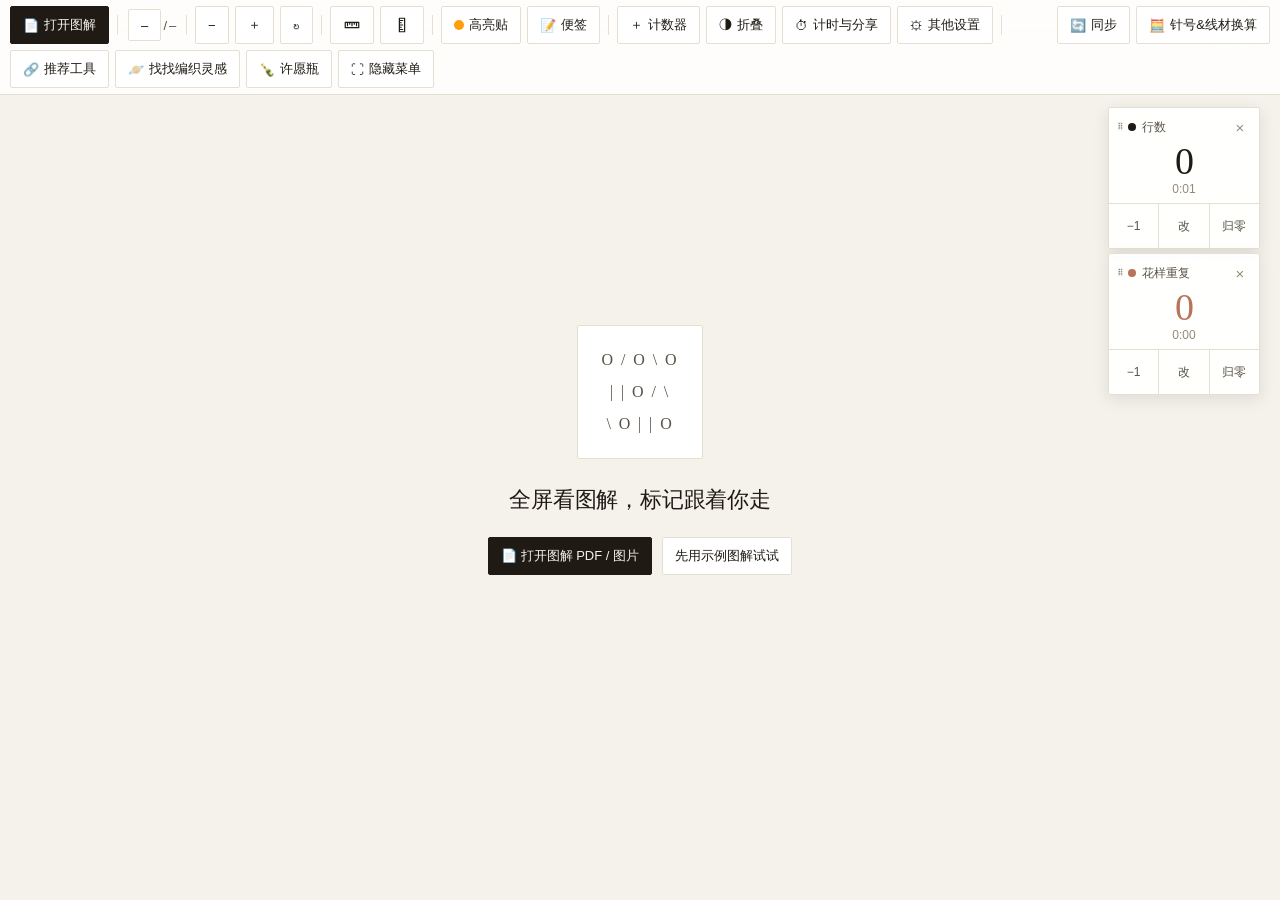
<file: index.html>
<!DOCTYPE html>
<html lang="zh-CN">
<head>
<meta charset="UTF-8">
<meta name="viewport" content="width=device-width, initial-scale=1.0, viewport-fit=cover">
<meta name="apple-mobile-web-app-capable" content="yes">
<meta name="apple-mobile-web-app-status-bar-style" content="default">
<meta name="apple-mobile-web-app-title" content="图解伴侣">
<title>图解伴侣</title>
<link rel="apple-touch-icon" href="icon-180.png">
<link rel="icon" type="image/png" sizes="32x32" href="favicon-32.png">
<style>
  :root{
    --bg:#F5F2EC;
    --surface:#FFFFFF;
    --surface-soft:#FAF8F3;
    --surface-deep:#EEEAE0;
    --ink:#1F1A14;
    --ink-2:#5A5347;
    --ink-3:#948A78;
    --line:#E5DFD2;
    --line-soft:#EFEBE0;
    --accent:#6B7A5E;
    --accent-deep:#4F5C44;
    --accent-soft:#E8EBE0;
    --warm:#B8745A;
    --warm-soft:#F0E4D8;
    --ruler-h-rgb:24,175,193;
    --ruler-v-rgb:155,128,180;
    --ruler-h-opacity:1;
    --ruler-v-opacity:1;
    --ruler-h-fill-alpha:.45;
    --ruler-h-edge-alpha:.8;
    --ruler-v-fill-alpha:.34;
    --ruler-v-edge-alpha:.75;
    --highlight-rgb:255,159,10;
    --highlight-fill-alpha:.30;
    --highlight-edge-alpha:.80;
    --panel:rgba(255,255,255,.85);
    --panel-strong:rgba(255,255,255,.94);
    --night-bg:#0F0D0A;
    --yarn-1:#1F1A14;  /* ink */
    --yarn-2:#B8745A;  /* clay */
    --yarn-3:#6B7A5E;  /* sage */
    --yarn-4:#C9A87A;  /* warm tan */
    --yarn-5:#948A78;  /* warm gray */
    --serif:"Songti SC","STSong","Source Han Serif SC","Noto Serif SC",serif;
    --sans:-apple-system,"PingFang SC","Hiragino Sans GB","Microsoft YaHei",sans-serif;
    --mono:"SF Mono",ui-monospace,Menlo,monospace;
  }
  *{box-sizing:border-box; margin:0; padding:0;}
  html,body{height:100%; overflow:hidden;}
  body{
    font-family:var(--sans);
    background:var(--bg); color:var(--ink);
    -webkit-text-size-adjust:100%;
    -webkit-touch-callout:none;      /* iPad 长按不弹系统菜单 */
    font-weight:400;
  }

  #viewer{
    position:fixed; inset:0; overflow:auto;
    display:flex; justify-content:safe center; align-items:flex-start;
    padding:8px;
    touch-action:pan-x pan-y;        /* 允许单指滚动，双指缩放交给我们自己处理 */
    -webkit-overflow-scrolling:touch;
  }
  #stage{position:relative; flex:none; background:var(--surface); box-shadow:0 2px 16px rgba(31,26,20,.10);}
  #stage canvas{display:block; user-select:none; -webkit-user-drag:none;}

  /* ── 顶部工具条 ── */
  #topbar{
    position:fixed; top:0; left:0; right:0; z-index:40;
    display:flex; align-items:center; gap:6px;
    padding:6px 10px; padding-top:calc(6px + env(safe-area-inset-top));
    background:var(--panel);
    -webkit-backdrop-filter:blur(30px) saturate(180%); backdrop-filter:blur(30px) saturate(180%);
    border-bottom:1px solid var(--line);
    transition:transform .25s ease; flex-wrap:wrap;
  }
  #topbar.hidden{transform:translateY(-110%);}
  .btn{
    border:1px solid var(--line); background:var(--surface); color:var(--ink);
    padding:0 12px; height:38px; border-radius:2px; font-size:13px; cursor:pointer;
    font-family:inherit; display:inline-flex; align-items:center; gap:5px;
    white-space:nowrap; touch-action:manipulation;   /* 关掉 iPad 双击缩放 */
    font-weight:400;
    transition:border-color .15s, background .15s;
  }
  .btn:hover{background:var(--surface-soft); border-color:var(--ink-3);}
  .btn:active{background:var(--surface-deep);}
  .btn:focus-visible{outline:1.5px solid var(--ink); outline-offset:1px;}
  .btn.primary{background:var(--ink); border-color:var(--ink); color:var(--bg);}
  .btn.primary:hover{background:#000;}
  .btn.on{background:var(--ink); border-color:var(--ink); color:var(--bg);}
  .btn.on:hover{background:#000;}
  #topbar #rateBtn.active{background:rgba(217,119,6,.12); border-color:#d97706; color:#b45309; font-weight:500;}
  #topbar #rateBtn.active:hover{background:rgba(217,119,6,.18); border-color:#b45309;}
  @media (prefers-color-scheme: dark){
    #topbar #rateBtn.active{background:rgba(245,158,11,.15); border-color:#f59e0b; color:#fbbf24;}
    #topbar #rateBtn.active:hover{background:rgba(245,158,11,.22); border-color:#fbbf24;}
  }
  .btn[hidden]{display:none;}          /* .btn 的 display 会盖过 [hidden]，这里补回来 */
  .sep{width:1px; height:20px; background:var(--line); margin:0 2px;}
  #pageInfo{font-size:13px; color:var(--ink-2); font-variant-numeric:tabular-nums; min-width:52px; text-align:center; font-weight:400;
    display:inline-flex; align-items:center; justify-content:center; gap:2px;}
  /* 页码输入：当前页可直接改，回车/失焦跳转；总页数继续以 " / N" 展示 */
  #pageInput{
    width:2.6em; height:32px; text-align:center; font-size:13px; font-family:inherit;
    color:var(--ink); background:var(--surface); border:1px solid var(--line); border-radius:2px;
    font-variant-numeric:tabular-nums; padding:0 2px; touch-action:manipulation;
  }
  #pageInput:focus{outline:1.5px solid var(--ink); border-color:var(--ink);}
  .ruler-icon{width:18px; height:18px; display:block; overflow:visible;}
  .ruler-icon path{fill:none; stroke:currentColor; stroke-width:1.6; stroke-linecap:round; stroke-linejoin:round;}
  .hl-dot{width:10px; height:10px; border-radius:50%; display:inline-block;}

  #peek{
    position:fixed; top:calc(10px + env(safe-area-inset-top)); left:10px; z-index:39;
    width:44px; height:44px; border-radius:50%;
    background:var(--panel); border:1px solid var(--line);
    -webkit-backdrop-filter:blur(30px) saturate(180%); backdrop-filter:blur(30px) saturate(180%);
    cursor:pointer; font-size:16px; display:none; align-items:center; justify-content:center;
    box-shadow:0 2px 10px rgba(31,26,20,.10); touch-action:manipulation;
    color:var(--ink);
  }
  body.focus #peek{display:flex;}

  /* ── 标尺：整条 44px 透明区都能拖（元素本体＝热区，命中稳），中间荧光色带是可见部分；宽度由 --ruler-size 控制 ── */
  .ruler{position:absolute; z-index:6; touch-action:none; cursor:grab;}
  .ruler:active{cursor:grabbing;}
  .ruler.h{left:-8px; right:-8px; height:44px; background:transparent;}
  .ruler.v{top:-8px; bottom:-8px; width:44px; background:transparent;}
  .ruler::before{content:""; position:absolute; pointer-events:none;}   /* 只是可见色带，命中交给元素本体 */
  .ruler.h::before{left:0; right:0; top:50%; transform:translateY(-50%); height:var(--ruler-size,15px);
    background:rgba(var(--ruler-h-rgb),var(--ruler-h-fill-alpha,.45)); border-top:1.5px solid rgba(var(--ruler-h-rgb),var(--ruler-h-edge-alpha,.8)); border-bottom:1.5px solid rgba(var(--ruler-h-rgb),var(--ruler-h-edge-alpha,.8)); opacity:var(--ruler-h-opacity,1);}
  .ruler.v::before{top:0; bottom:0; left:50%; transform:translateX(-50%); width:var(--ruler-size,15px);
    background:rgba(var(--ruler-v-rgb),var(--ruler-v-fill-alpha,.34)); border-left:1.5px solid rgba(var(--ruler-v-rgb),var(--ruler-v-edge-alpha,.75)); border-right:1.5px solid rgba(var(--ruler-v-rgb),var(--ruler-v-edge-alpha,.75)); opacity:var(--ruler-v-opacity,1);}
  .ruler.gone{display:none;}
  /* 标尺宽度调节手柄：放在色带边缘，拖动改宽度 */
  .ruler.h .ruler-rs{
    position:absolute; left:0; right:0; height:12px;
    top:calc(50% + var(--ruler-size,15px) / 2 - 5px);
    cursor:ns-resize; touch-action:none;
  }
  .ruler.v .ruler-rs{
    position:absolute; top:0; bottom:0; width:12px;
    left:calc(50% + var(--ruler-size,15px) / 2 - 5px);
    cursor:ew-resize; touch-action:none;
  }

  /* ── 高亮便签贴：改为「点选」而非 hover ── */
  #hlLayer{position:absolute; inset:0; z-index:4;}
  #hlLayer.drawing{cursor:crosshair; z-index:7; touch-action:none;}
  .hl{position:absolute; border-radius:2px; touch-action:none; cursor:grab;}
  .hl.sel{box-shadow:0 0 0 1.5px var(--ink);}
  #hlLayer.drawing .hl{pointer-events:none; cursor:crosshair;}
  #hlLayer.drawing .hl .x, #hlLayer.drawing .hl .rs{display:none;}
  .hl .x, .hl .rs{display:none; touch-action:manipulation;}
  .hl.sel .x, .hl.sel .rs{display:flex;}
  .hl .x{
    position:absolute; top:-15px; right:-15px; width:30px; height:30px;
    border-radius:50%; background:var(--surface); border:1px solid var(--line);
    font-size:15px; align-items:center; justify-content:center; cursor:pointer;
    color:var(--ink); box-shadow:0 1px 4px rgba(31,26,20,.10);
  }
  .hl .rs{
    position:absolute; right:-13px; bottom:-13px; width:26px; height:26px;
    border-radius:2px; background:var(--surface); border:1px solid var(--line);
    cursor:nwse-resize; align-items:center; justify-content:center;
    color:var(--ink); font-size:11px; box-shadow:0 1px 4px rgba(31,26,20,.10);
  }

  /* ── 跨页悬浮便签：独立于 PDF 页面和按页高亮层 ── */
  #noteLayer{position:fixed; inset:0; z-index:25; pointer-events:none;}
  .note-card{
    position:absolute; min-width:224px; min-height:140px;
    max-width:calc(100vw - 16px); max-height:calc(100vh - 16px);
    border:1px solid var(--warm); border-radius:4px; background:transparent;
    box-shadow:0 5px 22px rgba(31,26,20,.16); overflow:visible;
    pointer-events:auto; touch-action:auto; user-select:none;
  }
  .note-surface{
    position:absolute; inset:0; display:flex; flex-direction:column;
    background:rgba(255,248,220,.96); opacity:var(--note-opacity,.92);
    overflow:hidden; border-radius:4px; z-index:6;
  }
  .note-dragbar{
    position:relative; z-index:6;
    height:44px; flex:none; cursor:grab; touch-action:none;
    background:transparent;
  }
  .note-dragbar:active{cursor:grabbing;}
  .note-content{
    flex:1; min-height:0; overflow:auto; padding:10px 12px 10px;
    color:var(--ink); font-size:15px; line-height:1.65; word-break:break-word;
    -webkit-user-select:text; user-select:text; touch-action:auto; cursor:text;
    outline:none;
  }
  .note-card.editing .note-content{padding-top:10px; padding-bottom:10px;}
  .note-content b,.note-content strong{font-weight:700;}
  .note-content i,.note-content em{font-style:italic;}
  .note-content img{display:block; max-width:100%; height:auto; margin:6px 0; border-radius:2px;}
  /* X 删除按钮 — 右上角，编辑工具与它共用同一排 */
  .note-close{
    position:absolute; top:0; right:0; z-index:8;
    width:44px; height:44px;
    display:flex; align-items:center; justify-content:center;
    border:none; background:transparent; color:var(--warm);
    font-size:16px; line-height:1; cursor:pointer; touch-action:manipulation;
    padding:0; opacity:.78;
  }
  .note-close:active{opacity:1;}
  /* 透明度滑块 — 右下角小触控区 */
  .note-opacity-wrap{
    position:absolute; bottom:0; right:0; z-index:6;
    height:44px; display:flex; align-items:center; gap:2px; pointer-events:auto;
  }
  .note-opacity{width:72px; height:44px; -webkit-appearance:none; appearance:none; background:transparent; accent-color:var(--warm); touch-action:manipulation; opacity:.6;}
  .note-opacity:active{opacity:1;}
  /* 直接编辑工具：和右上角 X 同一排，只保留轻量橘色文字 */
  .note-edit-tools{
    position:absolute; top:0; right:44px; left:auto; z-index:8;
    max-width:calc(100% - 88px); height:44px;
    display:flex; align-items:center; justify-content:flex-end; gap:0;
    padding:0; overflow-x:auto; scrollbar-width:none; background:transparent;
    pointer-events:auto;
  }
  .note-edit-tools::-webkit-scrollbar{display:none;}
  .note-edit-tools button{
    flex:none; min-width:44px; height:44px; padding:0; border:0;
    border-radius:0; background:transparent; color:var(--warm);
    font-family:inherit; font-size:14px; line-height:1; cursor:pointer; touch-action:manipulation;
  }
  .note-edit-tools button + button{margin-left:-14px;}
  .note-edit-tools button:active{opacity:.62; background:transparent;}
  .note-edit-tools button:focus-visible,.note-close:focus-visible{outline:none;}
  .note-opacity::-webkit-slider-runnable-track{height:2px; background:rgba(184,116,90,.55); border-radius:2px;}
  .note-opacity::-webkit-slider-thumb{width:10px; height:10px; margin-top:-4px; border:1px solid var(--warm); border-radius:50%; background:var(--surface); -webkit-appearance:none;}
  .note-opacity::-moz-range-track{height:2px; background:rgba(184,116,90,.55); border-radius:2px;}
  .note-opacity::-moz-range-thumb{width:10px; height:10px; border:1px solid var(--warm); border-radius:50%; background:var(--surface);}
  .note-edge::before{content:""; position:absolute; pointer-events:none; background:rgba(184,116,90,.42);}
  .note-edge-n::before,.note-edge-s::before{left:22px; right:22px; height:1px;}
  .note-edge-n::before{top:43px;}
  .note-edge-s::before{top:0;}
  .note-edge-w::before,.note-edge-e::before{top:22px; bottom:22px; width:1px;}
  .note-edge-w::before{left:21px;}
  .note-edge-e::before{left:21px;}
  /* 四边调整大小手柄 — 透明热区覆盖 44px */
  .note-edge{
    position:absolute; z-index:5; touch-action:none; pointer-events:auto;
  }
  .note-edge-n{top:-44px; left:0; right:0; height:44px; cursor:ns-resize;}
  .note-edge-s{bottom:-44px; left:0; right:0; height:44px; cursor:ns-resize;}
  .note-edge-w{left:-22px; top:44px; bottom:0; width:44px; z-index:7; cursor:ew-resize;}
  .note-edge-e{right:-22px; top:44px; bottom:0; width:44px; z-index:7; cursor:ew-resize;}

  /* ── 漂浮计数器 ── */
  #floaters{position:fixed; inset:0; pointer-events:none; z-index:30;}
  .counter{
    position:absolute; pointer-events:auto; width:152px;
    background:var(--panel-strong);
    -webkit-backdrop-filter:blur(30px) saturate(180%); backdrop-filter:blur(30px) saturate(180%);
    border:1px solid var(--line); border-radius:2px;
    box-shadow:0 4px 16px rgba(31,26,20,.10);
    overflow:hidden; user-select:none;
    touch-action:none;               /* 整卡都能拖，不触发页面滚动 */
  }
  .counter.dragging{box-shadow:0 8px 26px rgba(31,26,20,.18); opacity:.96;}
  .counter .bar{display:flex; align-items:center; gap:4px; padding:6px 6px 0;}
  .counter .grip{color:var(--ink-3); font-size:12px; letter-spacing:-1px; cursor:grab; padding:0 2px;}
  .counter .dot{width:8px; height:8px; border-radius:50%; flex:none;}
  .counter .bar input{
    border:none; background:transparent; font-size:11.5px; color:var(--ink-2);
    width:100%; min-width:0; font-family:inherit; padding:3px 2px; border-radius:2px;
    font-weight:400;
  }
  .counter .bar input:focus{outline:1px solid var(--ink); background:var(--surface);}
  .counter .bar .x{
    border:none; background:none; color:var(--ink-3); cursor:pointer;
    font-size:15px; width:26px; height:26px; flex:none; border-radius:2px;
    touch-action:manipulation;
  }
  .counter .tap{
    width:100%; border:none; background:none; cursor:pointer; font-family:inherit;
    padding:2px 0 8px; line-height:1; touch-action:none;
    display:flex; flex-direction:column; align-items:center;
  }
  .counter .tap:active{background:var(--surface-deep);}
  .counter .num{font-family:var(--serif); font-size:38px; font-weight:300; font-variant-numeric:tabular-nums; letter-spacing:-0.02em;}
  .counter .time{font-size:12px; color:var(--ink-3); font-variant-numeric:tabular-nums; line-height:1; margin-top:3px;}
  .counter .mini{display:flex; border-top:1px solid var(--line);}
  .counter .mini button{
    flex:1; border:none; background:none; height:44px; cursor:pointer;
    font-size:12px; color:var(--ink-2); font-family:inherit; touch-action:manipulation;
    font-weight:400;
  }
  .counter .mini button + button{border-left:1px solid var(--line);}
  .counter .mini button:active{background:var(--surface-deep);}

  /* 折叠成圆圈：不显示名称，改用「边框颜色＝该计数器的颜色」来区分 */
  body.collapsed .counter{width:64px; height:64px; border-radius:50%; border:2px solid var(--cc, var(--line));}
  body.collapsed .counter .bar, body.collapsed .counter .mini{display:none;}
  body.collapsed .counter .tap{
    position:absolute; inset:0; display:flex; flex-direction:column;
    align-items:center; justify-content:center; padding:0;
  }
  body.collapsed .counter .num{font-size:22px; font-weight:600;}
  body.collapsed .counter .time{font-size:13px; margin-top:2px;}
  body.hide-counter-time .counter .time{display:none;}

  #empty{
    position:fixed; inset:0; display:flex; flex-direction:column;
    align-items:center; justify-content:center; gap:18px; text-align:center;
    color:var(--ink-2); padding:24px; z-index:2;
  }
  #loading{
    position:fixed; inset:0; display:none; z-index:35;
    background:rgba(245,242,236,.88);
    -webkit-backdrop-filter:blur(8px); backdrop-filter:blur(8px);
    flex-direction:column; align-items:center; justify-content:center; gap:16px;
    color:var(--ink); text-align:center; padding:24px;
  }
  #loading.show{display:flex;}
  #loading .spin{
    width:32px; height:32px; border-radius:50%;
    border:2px solid var(--line); border-top-color:var(--ink);
    animation:spin .9s linear infinite;
  }
  @keyframes spin{to{transform:rotate(360deg);}}
  #loading .lt{font-size:14px; color:var(--ink); font-weight:400;}
  #loading .lh{font-size:12px; color:var(--ink-2); max-width:340px; line-height:1.7; font-weight:300;}
  #empty .swatch{
    font-family:var(--serif); font-size:16px; line-height:2; letter-spacing:.12em;
    color:var(--ink-2); background:var(--surface); border:1px solid var(--line);
    border-radius:2px; padding:18px 24px; font-weight:300;
  }
  #empty h2{font-size:22px; color:var(--ink); font-weight:300; font-family:var(--serif); letter-spacing:-0.01em; margin-top:8px;}
  #empty p{font-size:13px; max-width:380px; line-height:1.8; font-weight:300; color:var(--ink-2);}
  #empty .row{display:flex; gap:10px; flex-wrap:wrap; justify-content:center; margin-top:4px;}

  #toast{
    position:fixed; bottom:24px; left:50%; transform:translateX(-50%);
    background:rgba(31,26,20,.92); color:#fff; font-size:12.5px;
    padding:9px 18px; border-radius:999px; z-index:60; opacity:0;
    transition:opacity .25s; pointer-events:none; white-space:nowrap;
    font-weight:400;
  }
  #toast.show{opacity:1;}

  /* 多页 PDF 时在图解【上下各留】一条空白带，专门给浮动翻页按钮站——
     按钮绝不能压在图解上（2026-07-26 用户反馈"会遮挡住文字"）。
     上面那条高度随工具条是否显示而变，由 updateFlipBtns() 写 --flip-pad-top。 */
  body.multipage #viewer{
    padding-top:var(--flip-pad-top, 96px);
    padding-bottom:96px;
  }

  /* 浮动翻页按钮：滑动永不翻页，只有点它才翻。
     ⚠️ 翻页只能靠这两个浮动按钮，不能放工具条——用户织东西时菜单是隐藏的，
        每次翻页都要先点开工具条太麻烦（2026-07-26 用户反馈）。
     ⚠️ 也不能做成左右两侧的常驻按钮：图解按屏宽铺满、左右没有空白，会压住图解，
        且会盖住横标尺 44px 的拖动热区、和框选高亮贴互相误触（2026-07-26 评估后否决）。
     横向居中（用户 2026-07-26 指定）。 */
  .flipbtn{
    position:fixed; left:50%; z-index:55;
    display:inline-flex; align-items:center; gap:8px;
    min-height:46px; padding:0 24px;
    background:rgba(31,26,20,.86); color:#fff;
    border:none; border-radius:999px; cursor:pointer;
    font-family:inherit; font-size:14px; font-weight:400; letter-spacing:.04em;
    white-space:nowrap; touch-action:manipulation;
    box-shadow:0 4px 18px rgba(31,26,20,.26);
    -webkit-backdrop-filter:blur(8px); backdrop-filter:blur(8px);
    opacity:0; pointer-events:none;                /* 没到边界时不可见、也点不到 */
    transform:translateX(-50%) translateY(6px);
    transition:opacity .2s ease, transform .2s ease;
  }
  .flipbtn.show{opacity:1; pointer-events:auto; transform:translateX(-50%) translateY(0);}
  .flipbtn:active{background:rgba(31,26,20,.96);}
  #flipNext{bottom:22px;}
  #flipPrev{top:22px;}      /* 工具条显示时 JS 会把它压到工具条下面，见 updateFlipBtns() */
  /* 按钮改成居中后会和同样居中的 #toast 重叠，多页 PDF 时把提示条抬到按钮上方 */
  body.multipage #toast{bottom:82px;}

  /* ── 推荐工具下拉菜单 ── */
  #toolsMenu, #calcMenu{
    position:fixed; z-index:50; display:none;
    background:var(--panel-strong);
    -webkit-backdrop-filter:blur(30px) saturate(180%); backdrop-filter:blur(30px) saturate(180%);
    border:1px solid var(--line); border-radius:4px;
    box-shadow:0 4px 20px rgba(31,26,20,.14);
    padding:6px 0; min-width:240px;
  }
  #calcMenu{max-width:calc(100vw - 16px);}
  #toolsMenu.show, #calcMenu.show{display:block;}
  #toolsMenu a, #calcMenu a{
    display:flex; align-items:flex-start; gap:10px;
    padding:10px 16px; text-decoration:none; color:var(--ink);
    transition:background .12s;
  }
  #toolsMenu a:hover, #calcMenu a:hover{background:var(--surface-deep);}
  #toolsMenu a .icon, #calcMenu a .icon{font-size:18px; flex:none; margin-top:1px;}
  #toolsMenu a .info .name, #calcMenu a .info .name{display:block; font-size:13px; font-weight:500; color:var(--ink);}
  #toolsMenu a .info .desc, #calcMenu a .info .desc{display:block; font-size:11.5px; color:var(--ink-2); margin-top:2px; line-height:1.5;}
  #toolsMenu .menu-hd{padding:8px 16px 4px; font-size:11px; letter-spacing:.08em;
    color:var(--ink-3); font-weight:500;}

  /* ── 反馈 / 打赏弹窗 ── */
  #modal, #ptModal, #syncModal, #counterEditModal, #settingsModal{position:fixed; inset:0; background:rgba(31,26,20,.45); z-index:70;
    display:flex; align-items:center; justify-content:center; padding:20px;}
  #modal[hidden], #ptModal[hidden], #syncModal[hidden], #counterEditModal[hidden], #settingsModal[hidden]{display:none;}
  #modal .sheet, #ptModal .sheet, #syncModal .sheet, #counterEditModal .sheet, #settingsModal .sheet{background:var(--surface); border-radius:4px; padding:28px 24px; max-width:340px; width:100%;
    text-align:center; position:relative; box-shadow:0 10px 40px rgba(31,26,20,.20);}
  #settingsModal .sheet{max-height:calc(100vh - 40px); max-height:calc(100dvh - 40px); padding:0; display:flex; flex-direction:column; overflow:hidden;}
  #settingsModal .settings-header{position:relative; flex:none; display:flex; align-items:center; min-height:68px; padding:16px 50px; background:var(--surface);}
  #settingsModal .settings-header h3{flex:1; margin:0; text-align:center;}
  #settingsModal .settings-body{min-height:0; padding:0 24px 24px; overflow-y:auto; overscroll-behavior:contain; -webkit-overflow-scrolling:touch;}
  #modal .mclose, #ptModal .mclose, #syncModal .mclose, #counterEditModal .mclose, #settingsModal .mclose{position:absolute; top:6px; right:6px; width:40px; height:40px; border:none;
    background:none; font-size:20px; color:var(--ink-2); cursor:pointer; touch-action:manipulation;}
  #settingsModal .mclose{width:44px; height:44px;}
  #modal h3, #ptModal h3, #syncModal h3, #counterEditModal h3, #settingsModal h3{font-size:20px; margin-bottom:16px; color:var(--ink); font-weight:600; font-family:var(--serif); letter-spacing:-0.01em;}
  #modal img{width:200px; height:200px; object-fit:contain; border:1px solid var(--line); border-radius:2px;}
  #modal p{font-size:15px; color:var(--ink); line-height:1.8; margin-top:14px; font-weight:400; white-space:pre-wrap;}
  #ptModal .pt-name{width:100%; text-align:center; font-family:var(--serif); font-size:20px; font-weight:600; color:var(--ink);
    border:none; border-bottom:1px solid var(--line); background:transparent; padding:6px 4px; margin-bottom:16px;}
  #ptModal .pt-name:focus{outline:none; border-bottom-color:var(--ink);}
  #ptModal .note{font-size:13px; color:var(--ink-2); line-height:1.8; margin-bottom:18px; text-align:left;}
  #ptModal .edit{display:flex; align-items:center; justify-content:center; gap:6px; font-size:16px; color:var(--ink); margin-bottom:20px;}
  #ptModal .edit input{width:70px; text-align:center; font-size:22px; font-family:var(--serif); color:var(--ink);
    border:1px solid var(--line); border-radius:2px; padding:8px 6px; background:var(--surface); font-variant-numeric:tabular-nums;}
  #ptModal .edit input:focus{outline:1.5px solid var(--ink); border-color:var(--ink);}

  /* ── 跨设备同步弹窗 ── */
  #syncModal .sheet{text-align:left; max-width:400px;}
  #syncModal .note{font-size:13px; color:var(--ink-2); line-height:1.8; margin-bottom:16px;}
  #syncModal .row{display:flex; gap:8px; flex-wrap:wrap;}
  #syncModal .row .btn{flex:1; min-width:132px; justify-content:center;}
  #syncModal textarea{
    width:100%; height:88px; margin-top:12px; padding:8px;
    font-family:var(--mono); font-size:11px; line-height:1.5; word-break:break-all;
    color:var(--ink); background:var(--bg); border:1px solid var(--line); border-radius:2px;
    resize:vertical;
    /* body 上关了长按菜单，这里必须还回来，否则 iPad 上长按不出「粘贴 / 全选」 */
    -webkit-touch-callout:default; -webkit-user-select:text; user-select:text;
  }
  #syncModal textarea:focus{outline:1.5px solid var(--ink); border-color:var(--ink);}
  #syncModal .wide{width:100%; justify-content:center; margin-top:8px;}
  #syncModal .fb{margin-top:10px; font-size:13px; line-height:1.7; min-height:20px;}
  #syncModal .fb.ok{color:#5B7A52;}
  #syncModal .fb.err{color:#A8493A;}
  #syncModal .fb.info{color:var(--ink-2);}
  #ptModal .save{width:100%; justify-content:center;}
  #ptModal .pt-lab{font-size:12px; color:var(--ink-3); letter-spacing:1.5px; margin-bottom:8px;}
  #settingsModal .settings-note{font-size:13px; color:var(--ink-2); line-height:1.8; margin:0 0 16px; text-align:left;}
  #settingsModal .settings-option{display:flex; align-items:flex-start; gap:10px; min-height:44px; padding:8px 0; text-align:left; color:var(--ink); cursor:pointer; touch-action:manipulation;}
  #settingsModal .settings-option input{width:20px; height:20px; flex:none; margin:1px 0 0; accent-color:var(--ink);}
  #settingsModal .settings-option .toggle-copy{font-size:14px; line-height:1.5;}
  #settingsModal .settings-option small{display:block; color:var(--ink-2); font-size:12px; line-height:1.6; margin-top:2px;}
  /* 标尺走向：点标尺本体走一格的方向偏好 */
  #settingsModal .ruler-dir{border-top:1px solid var(--line); margin-top:14px; padding-top:14px;}
  #settingsModal .ruler-dir .rd-title{font-size:14px; color:var(--ink); margin-bottom:10px;}
  #settingsModal .ruler-dir .rd-title small{display:block; color:var(--ink-2); font-size:12px; font-weight:400; line-height:1.6; margin-top:2px;}
  #settingsModal .rd-row{display:flex; align-items:center; gap:8px; margin-bottom:8px;}
  #settingsModal .rd-row>span{font-size:13px; color:var(--ink-2); width:34px; flex:none;}
  #settingsModal .rd-row label{flex:none; width:44px; height:44px; display:flex; align-items:center; justify-content:center; font-size:18px; color:var(--warm); border:1px solid var(--line); border-radius:2px; cursor:pointer; touch-action:manipulation; position:relative; transition:border-color .15s, background .15s;}
  #settingsModal .rd-row label:hover{background:var(--surface-soft); border-color:var(--ink-3);}
  #settingsModal .rd-row label:has(input:checked){background:var(--warm-soft); border-color:var(--warm); color:var(--warm);}
  #settingsModal .rd-row label:has(input:focus-visible){outline:1.5px solid var(--ink); outline-offset:1px;}
  #settingsModal .rd-row input{position:absolute; opacity:0; width:1px; height:1px; margin:0; pointer-events:none;}
  #settingsModal .marker-colors{border-top:1px solid var(--line); margin-top:14px; padding-top:14px; text-align:left;}
  #settingsModal .marker-colors .rd-title{font-size:14px; color:var(--ink); margin-bottom:8px;}
  #settingsModal .marker-colors .rd-title small{display:block; color:var(--ink-2); font-size:12px; line-height:1.6; margin-top:2px;}
  #settingsModal .marker-targets{display:grid; grid-template-columns:repeat(3,minmax(44px,1fr)); gap:4px; margin-bottom:8px;}
  #settingsModal .marker-target{min-width:44px; min-height:44px; display:flex; align-items:center; justify-content:center; gap:4px; padding:4px; border:1px solid var(--line); border-radius:2px; background:none; color:var(--ink-2); font-size:13px; cursor:pointer; touch-action:manipulation;}
  #settingsModal .marker-target .ruler-icon{width:22px; height:22px;}
  #settingsModal .marker-target .hl-dot{width:14px; height:14px;}
  #settingsModal .marker-target[data-role="hl"] .hl-dot{border:1px solid rgba(31,26,20,.18);}
  #settingsModal .marker-target[aria-pressed="true"]{background:var(--warm-soft); border-color:var(--warm); color:var(--ink);}
  #settingsModal .marker-target:focus-visible{outline:1.5px solid var(--ink); outline-offset:1px;}
  #settingsModal .marker-target .marker-color-chip{width:16px; height:16px;}
  #settingsModal .marker-color-grid{display:grid; grid-template-columns:repeat(5,minmax(44px,1fr)); gap:4px;}
  #settingsModal .marker-color-choice{min-width:44px; min-height:44px; display:flex; flex-direction:column; align-items:center; justify-content:center; gap:2px; border:1px solid transparent; border-radius:2px; background:none; color:var(--ink-2); cursor:pointer; touch-action:manipulation;}
  #settingsModal .marker-color-choice[aria-pressed="true"]{background:var(--warm-soft); border-color:var(--warm); color:var(--ink);}
  #settingsModal .marker-color-choice:focus-visible{outline:1.5px solid var(--ink); outline-offset:1px;}
  #settingsModal .marker-color-chip{width:22px; height:22px; flex:none; border:1px solid rgba(31,26,20,.18); border-radius:2px;}
  #settingsModal .marker-color-choice[data-color="white"] .marker-color-chip{border-color:var(--ink-3);}
  #counterEditModal .counter-edit-label{font-size:13px; color:var(--ink-2); margin-bottom:8px;}
  #counterEditModal .counter-edit-input{width:100%; box-sizing:border-box; text-align:center; font-size:22px; font-family:var(--serif); color:var(--ink); border:1px solid var(--line); border-radius:2px; padding:8px 6px; background:var(--surface); font-variant-numeric:tabular-nums;}
  #counterEditModal .counter-edit-input:focus{outline:1.5px solid var(--ink); border-color:var(--ink);}
  #counterEditModal .counter-edit-error{min-height:20px; margin-top:7px; color:#A8493A; font-size:12px; line-height:1.5;}
  #counterEditModal .counter-edit-actions{display:flex; gap:8px; margin-top:12px;}
  #counterEditModal .counter-edit-actions .btn{height:44px; flex:1; justify-content:center;}

  /* ── 晒成就视图：一屏排版好看的卡片，用户自己截屏分享 ── */
  #shareView{position:fixed; inset:0; z-index:80; background:var(--surface);
    display:flex; flex-direction:column; align-items:center; justify-content:center;
    padding:56px 28px 40px; overflow:auto; text-align:center;}
  #shareView[hidden]{display:none;}
  #shareView .sv-hint{position:absolute; top:16px; left:0; right:0; font-size:12px; color:var(--ink-3); letter-spacing:1px;}
  #shareView .sv-close{position:absolute; top:8px; right:10px; width:40px; height:40px; border:none;
    background:none; font-size:22px; color:var(--ink-3); cursor:pointer; touch-action:manipulation;}
  #shareView .sv-card{max-width:400px; width:100%; display:flex; flex-direction:column; align-items:center;}
  #shareView .sv-motif{font-family:var(--mono); color:#FF8A00; font-size:14px;
    line-height:1.55; letter-spacing:3px; white-space:pre; margin-bottom:22px;}
  #shareView .sv-title{width:100%; text-align:center; font-family:var(--serif); font-size:26px; font-weight:600;
    color:var(--ink); letter-spacing:-0.01em; padding:4px 6px; margin-bottom:28px; word-break:break-word;}
  #shareView .sv-k{font-size:12px; color:var(--ink-3); letter-spacing:2px; margin-bottom:6px;}
  #shareView .sv-time{font-family:var(--serif); font-size:52px; font-weight:300; color:var(--ink);
    font-variant-numeric:tabular-nums; letter-spacing:-0.01em; line-height:1;}
  #shareView .sv-date{font-size:13px; color:var(--ink-2); margin-top:16px;}
  #shareView .sv-foot{margin-top:34px; padding-top:18px; border-top:1px solid var(--line); width:100%; max-width:340px;}
  #shareView .sv-brand{font-family:var(--serif); font-size:17px; font-weight:600; color:var(--ink);}
  #shareView .sv-url{font-size:13px; color:var(--ink-2); letter-spacing:1px; margin-top:2px;}

  /* ── 针号换算弹窗 ── */
  #calc{position:fixed; inset:0; background:rgba(31,26,20,.45); z-index:70;
    display:flex; align-items:center; justify-content:center; padding:16px;}
  #calc[hidden]{display:none;}
  #calc .sheet{background:var(--surface); border-radius:4px; padding:24px 22px 22px;
    max-width:440px; width:100%; max-height:88vh; overflow:auto; position:relative;
    box-shadow:0 10px 40px rgba(31,26,20,.20);}
  #calc .mclose{position:absolute; top:6px; right:6px; width:44px; height:44px; border:none;
    background:none; font-size:20px; color:var(--ink-2); cursor:pointer; touch-action:manipulation;}
  #calc h3{font-size:18px; color:var(--ink); margin-bottom:4px; font-weight:300; font-family:var(--serif); letter-spacing:-0.01em;}
  #calc .sub{font-size:12.5px; color:var(--ink-2); line-height:1.7; margin-bottom:18px; font-weight:300;}
  #calc .seglabel{font-size:12px; color:var(--ink); font-weight:500; margin-bottom:10px; letter-spacing:0.05em;}
  #calc .seg{display:flex; flex-wrap:wrap; gap:6px; margin-bottom:18px;}
  #calc .seg button{
    flex:1 1 auto; min-width:58px; height:42px; border:1px solid var(--line);
    background:var(--surface); border-radius:2px; font-size:13px; color:var(--ink);
    font-family:inherit; cursor:pointer; touch-action:manipulation;
    transition:all .15s; font-weight:400;
  }
  #calc .seg button:hover{border-color:var(--ink-3);}
  #calc .seg button.on{background:var(--ink); border-color:var(--ink); color:var(--bg);}
  #calc .selwrap{position:relative; margin-bottom:18px;}
  #calc .selwrap::after{content:"▾"; position:absolute; right:16px; top:50%;
    transform:translateY(-50%); color:var(--ink-2); pointer-events:none; font-size:11px;}
  #calc select{
    width:100%; height:48px; font-size:15px; font-family:inherit; color:var(--ink);
    border:1px solid var(--line); border-radius:2px; padding:0 36px 0 14px; background:var(--surface);
    -webkit-appearance:none; appearance:none; touch-action:manipulation; font-weight:400;
  }
  #calc select:focus{outline:1.5px solid var(--ink); outline-offset:0; border-color:var(--ink);}
  #calc .result{border:1px solid var(--line); border-radius:2px; overflow:hidden;}
  #calc .result .row{display:flex; align-items:center; justify-content:space-between;
    padding:0 16px; height:52px; border-top:1px solid var(--line);}
  #calc .result .row:first-child{border-top:none;}
  #calc .result .row .k{color:var(--ink-2); font-size:13px; font-weight:400;}
  #calc .result .row .v{font-size:15px; font-weight:500; font-variant-numeric:tabular-nums; font-family:var(--serif); letter-spacing:-0.01em;}
  #calc .result .row.hit{background:var(--surface-deep);}
  #calc .result .row.hit .k{color:var(--ink); font-weight:500;}
  #calc .result .row.hit .v{color:var(--ink);}
  #calc .result .row .v.none{color:var(--ink-3); font-weight:400; font-size:13px;}
  #calc .result .row .rv{display:flex; align-items:baseline; gap:6px;}
  #calc .result .row .v.approx{color:var(--warm);}
  #calc .result .row .mmh{font-size:11px; color:var(--ink-3); font-variant-numeric:tabular-nums;}
  #calc .yarn{display:none; margin-top:12px; background:var(--warm-soft); border:1px solid var(--warm); border-left-width:1px;
    border-radius:2px; padding:10px 12px; font-size:12.5px; color:var(--warm); line-height:1.7; font-weight:400;}
  #calc .yarn .yl{display:block; font-size:11px; color:var(--ink-2); margin-bottom:4px; font-weight:500; letter-spacing:0.05em;}
  #calc .foot{font-size:11.5px; color:var(--ink-3); line-height:1.7; margin-top:14px; font-weight:300;}
  /* 标签页 */
  #calc .tabs{display:flex; gap:0; margin:4px 34px 18px 0; border-bottom:1px solid var(--line);}
  #calc .tab{flex:1; height:40px; border:none; background:none; border-bottom:1px solid transparent;
    margin-bottom:-1px; font-size:14px; font-family:inherit; color:var(--ink-3); cursor:pointer; touch-action:manipulation;
    font-weight:400; transition:color .15s;}
  #calc .tab.on{color:var(--ink); border-bottom-color:var(--ink); font-weight:500;}
  #calc .tabview[hidden]{display:none;}
  /* 密度计算模块 */
  #calc .note{background:var(--surface-deep); border:1px solid var(--line); color:var(--ink-2);
    border-radius:2px; padding:10px 12px; font-size:11.5px; line-height:1.7; margin-bottom:16px; font-weight:300;}
  #calc .mod{border:1px solid var(--line); border-radius:2px; padding:14px 14px 12px; margin-bottom:14px;}
  #calc .mod-t{font-size:14px; font-weight:500; color:var(--ink); margin-bottom:2px; font-family:var(--serif); letter-spacing:-0.01em;}
  #calc .mod-d{font-size:11.5px; color:var(--ink-2); line-height:1.6; margin-bottom:12px; font-weight:300;}
  #calc .frow{display:flex; align-items:center; flex-wrap:wrap; gap:6px; margin-bottom:10px;}
  #calc .frow .fl{flex:0 0 auto; color:var(--ink-2); font-size:13px; min-width:74px; font-weight:400;}
  #calc .frow input{
    width:64px; height:40px; border:1px solid var(--line); border-radius:2px;
    text-align:center; font-size:15px; font-family:inherit; color:var(--ink); background:var(--surface);
    -webkit-appearance:none; appearance:none; touch-action:manipulation; min-width:0;
    transition:border-color .15s; font-weight:400; font-variant-numeric:tabular-nums;
  }
  #calc .frow input:focus{outline:none; border-color:var(--ink); border-width:1.5px;}
  #calc .frow .u{color:var(--ink-3); font-size:12px; font-weight:300;}
  #calc .res{
    display:flex; align-items:baseline; justify-content:space-between; gap:8px;
    background:var(--accent-soft); border:1px solid var(--accent);
    border-radius:2px; padding:12px 14px; margin-top:4px; font-size:12px; color:var(--accent-deep);
    font-weight:400; letter-spacing:0.02em;
  }
  #calc .res b{font-size:22px; font-variant-numeric:tabular-nums; color:var(--ink); font-family:var(--serif); font-weight:400; letter-spacing:-0.02em;}
  #calc .res .hint{font-size:11px; color:var(--accent-deep); margin-left:4px;}
  #calc .yarn-in{margin-bottom:10px;}
  #calc .yl2{display:flex; align-items:center; justify-content:space-between; gap:8px;
    font-size:13px; color:var(--ink-2); margin-bottom:7px; font-weight:400;}
  #calc .ymodes{display:inline-flex; border:1px solid var(--line); border-radius:2px; overflow:hidden; flex:none;}
  #calc .ymodes .ym{height:34px; padding:0 14px; border:none; background:var(--surface); font-size:12px;
    color:var(--ink-2); font-family:inherit; cursor:pointer; touch-action:manipulation; font-weight:400;}
  #calc .ymodes .ym + .ym{border-left:1px solid var(--line);}
  #calc .ymodes .ym.on{background:var(--ink); color:var(--bg);}
  #calc .frow[hidden]{display:none;}

  /* 文字说明始终显示；窄屏只缩小尺寸，不隐藏 */
  @media (max-width:900px){ .btn{font-size:12px; padding:0 8px; height:36px;} #topbar{gap:4px;} }
  @media (prefers-reduced-motion:reduce){ *{transition:none !important;} }
</style>
</head>
<body>

<div id="topbar">
  <button class="btn primary" id="openBtn">📄 <span class="t">打开图解</span></button>
  <input type="file" id="fileInput" accept="application/pdf,image/*" multiple hidden>
  <input type="file" id="noteImageInput" accept="image/*" hidden>
  <span class="sep"></span>
  <span id="pageInfo" aria-label="页码">
    <input id="pageInput" type="text" inputmode="numeric" pattern="[0-9]*" aria-label="当前页码" value="–">
    <span id="pageSlash" aria-hidden="true"> / </span><span id="pageTotal">–</span>
  </span>
  <span class="sep"></span>
  <button class="btn" id="zOut">−</button>
  <button class="btn" id="zIn">＋</button>
  <button class="btn" id="rotBtn" aria-label="旋转" title="旋转">↻</button>
  <span class="sep"></span>
  <button class="btn" id="rH" aria-label="横向标尺" title="横向标尺"><svg class="ruler-icon" viewBox="0 0 24 24" aria-hidden="true" focusable="false"><path d="M3 8.5h18v7H3zM6 8.5v4.5M9 8.5v2.5M12 8.5v4.5M15 8.5v2.5M18 8.5v4.5M21 8.5v2.5"></path></svg></button>
  <button class="btn" id="rV" aria-label="纵向标尺" title="纵向标尺"><svg class="ruler-icon" viewBox="0 0 24 24" aria-hidden="true" focusable="false"><path d="M8.5 3h7v18h-7zM8.5 6h4.5M8.5 9h2.5M8.5 12h4.5M8.5 15h2.5M8.5 18h4.5M8.5 21h2.5"></path></svg></button>
  <span class="sep"></span>
  <button class="btn" id="hlY" aria-pressed="false"><span class="hl-dot" style="background:#FF8A00"></span><span class="t">高亮贴</span></button>
  <button class="btn" id="noteBtn">📝<span class="t"> 便签</span></button>
  <span class="sep"></span>
  <button class="btn" id="addC">＋<span class="t"> 计数器</span></button>
  <button class="btn" id="collapseC">◑<span class="t"> 折叠</span></button>
  <button class="btn" id="ptBtn" title="本图解累计用时、改名，以及生成完工成就卡">⏱<span class="t"> 计时与分享</span></button>
  <button class="btn" id="settingsBtn">⚙<span class="t"> 其他设置</span></button>
  <span class="sep"></span>
  <span style="flex:1"></span>
  <button class="btn" id="syncBtn" title="跨设备同步用时和计数器">🔄<span class="t"> 同步</span></button>
  <button class="btn" id="calcBtn" title="针号&amp;线材换算">🧮<span class="t"> 针号&amp;线材换算</span></button>
  <button class="btn" id="toolsBtn">🔗<span class="t"> 推荐工具</span></button>
  <button class="btn" id="rateBtn" title="去图解小院找找下一件织什么吧">🪐<span class="t"> 找找编织灵感</span></button>
  <button class="btn" id="fbBtn">🍾<span class="t"> 许愿瓶</span></button>
  <button class="btn" id="tipBtn" hidden>🧡<span class="t"> 打赏</span></button>
  <button class="btn" id="focusBtn">⛶<span class="t"> 隐藏菜单</span></button>
</div>
<button id="peek" title="显示工具条" aria-label="显示工具条">⚙</button>

<div id="viewer">
  <div id="stage" style="display:none">
    <canvas id="pdfCanvas"></canvas>
    <div id="hlLayer"></div>
    <div class="ruler h gone" id="rulerH" tabindex="0" aria-label="横向标尺（荧光行标）"><div class="ruler-rs"></div></div>
    <div class="ruler v gone" id="rulerV" tabindex="0" aria-label="纵向标尺（荧光针标）"><div class="ruler-rs"></div></div>
  </div>
</div>

<div id="noteLayer" aria-label="跨页便签"></div>

<div id="empty">
  <div class="swatch">O / O \ O<br>| | O / \<br>\ O | | O</div>
  <h2>全屏看图解，标记跟着你走</h2>
  <div class="row">
    <button class="btn primary" id="openBtn2">📄 打开图解 PDF / 图片</button>
    <button class="btn" id="demoBtn">先用示例图解试试</button>
  </div>
</div>

<div id="floaters"></div>
<div id="loading">
  <div class="spin"></div>
  <div class="lt" id="loadText">正在加载 PDF…</div>
  <div class="lh" id="loadHint"></div>
</div>
<div id="toast"></div>
<button class="flipbtn" id="flipPrev">‹ 上一页</button>
<button class="flipbtn" id="flipNext">下一页 ›</button>

<!-- 针号&线材换算下拉菜单 -->
<div id="calcMenu">
  <a href="calc/">
    <span class="icon">🧶</span>
    <span class="info">
      <span class="name">备线计算器</span>
      <span class="desc">换线、配线、织到一半怕不够？按米数算</span>
    </span>
  </a>
  <a href="#" id="calcOpenModal">
    <span class="icon">🧮</span>
    <span class="info">
      <span class="name">针号&amp;密度换算</span>
      <span class="desc">针号对照、密度、胸围、合股数</span>
    </span>
  </a>
</div>

<!-- 推荐工具下拉菜单：以后加友情链接在这里加 <a> 即可 -->
<div id="toolsMenu">
  <div class="menu-hd">编织好工具</div>
  <a href="https://tujie.plan4you.uk" target="_blank" rel="noopener">
    <span class="icon">🏡</span>
    <span class="info">
      <span class="name">图解小院</span>
      <span class="desc">为图解打分、查真实线材与编织心得</span>
    </span>
  </a>
  <a href="https://illusion-stitch-studio.pages.dev" target="_blank" rel="noopener">
    <span class="icon">🎨</span>
    <span class="info">
      <span class="name">光栅编织图解生成器</span>
      <span class="desc">by 翡晔楼 · 把图片变成光栅编织图解</span>
    </span>
  </a>
  <a href="https://hotstitch4knitting.com/" target="_blank" rel="noopener">
    <span class="icon">🔊</span>
    <span class="info">
      <span class="name">HOT STITCH 提花编织听写器</span>
      <span class="desc">by Doublecino · 不用看图数格子，它念，你织。</span>
    </span>
  </a>
</div>

<div id="modal" hidden>
  <div class="sheet">
    <button class="mclose" aria-label="关闭">×</button>
    <h3 id="mTitle"></h3>
    <img id="mImg" alt="二维码">
    <p id="mText"></p>
  </div>
</div>

<div id="ptModal" hidden>
  <div class="sheet">
    <button class="mclose" aria-label="关闭">×</button>
    <h3>计时与分享</h3>
    <div class="pt-lab">这份图解名为</div>
    <input id="ptName" class="pt-name" maxlength="20" placeholder="给它起个名字" aria-label="图解名称">
    <div class="pt-lab">累计用时</div>
    <div class="edit">
      <input id="ptDays" type="number" min="0" inputmode="numeric" aria-label="天"> 天
      <input id="ptHours" type="number" min="0" inputmode="numeric" aria-label="小时"> 小时
    </div>
    <p class="note">仅页面在前台时计时。</p>
    <button class="btn primary save" id="ptShare">正在编织，分享给织友</button>
    <button class="btn save" id="ptDone" style="margin-top:8px;">已完工，生成图片</button>
  </div>
</div>

<div id="settingsModal" hidden role="dialog" aria-modal="true" aria-labelledby="settingsTitle">
  <div class="sheet">
    <div class="settings-header">
      <h3 id="settingsTitle">其他设置</h3>
      <button class="mclose" aria-label="关闭">×</button>
    </div>
    <div class="settings-body">
    <label class="settings-option" for="closeCounterTime">
      <input id="closeCounterTime" type="checkbox">
      <span class="toggle-copy">隐藏计数器时间<small>图解累计用时不受影响。</small></span>
    </label>
    <label class="settings-option" for="keepAwake">
      <input id="keepAwake" type="checkbox">
      <span class="toggle-copy">保持屏幕常亮</span>
    </label>
    <div class="marker-colors">
      <div class="rd-title">定位颜色<small>三者分别设置；已有贴纸也一起变色。黑白半透明。</small></div>
      <div class="marker-targets" role="group" aria-label="选择配色对象">
        <button type="button" class="marker-target" data-role="h"><span class="marker-color-chip" aria-hidden="true"></span><svg class="ruler-icon" viewBox="0 0 24 24" aria-hidden="true" focusable="false"><path d="M3 8.5h18v7H3zM6 8.5v4.5M9 8.5v2.5M12 8.5v4.5M15 8.5v2.5M18 8.5v4.5M21 8.5v2.5"></path></svg></button>
        <button type="button" class="marker-target" data-role="v"><span class="marker-color-chip" aria-hidden="true"></span><svg class="ruler-icon" viewBox="0 0 24 24" aria-hidden="true" focusable="false"><path d="M8.5 3h7v18h-7zM8.5 6h4.5M8.5 9h2.5M8.5 12h4.5M8.5 15h2.5M8.5 18h4.5M8.5 21h2.5"></path></svg></button>
        <button type="button" class="marker-target" data-role="hl"><span class="marker-color-chip" aria-hidden="true"></span><span class="hl-dot" aria-hidden="true"></span></button>
      </div>
      <div class="marker-color-grid" role="group" aria-label="定位颜色"></div>
    </div>
    <div class="ruler-dir">
      <div class="rd-title">标尺走向<small>轻点标尺，移动一格。</small></div>
      <div class="rd-row">
        <span style="display:flex; align-items:center; justify-content:center; color:var(--warm);" aria-label="横向标尺" title="横向标尺"><svg class="ruler-icon" viewBox="0 0 24 24" aria-hidden="true" focusable="false"><path d="M3 8.5h18v7H3zM6 8.5v4.5M9 8.5v2.5M12 8.5v4.5M15 8.5v2.5M18 8.5v4.5M21 8.5v2.5"></path></svg></span>
        <label title="横向标尺：向上" aria-label="横向标尺向上"><input type="radio" name="rulerDirH" value="up">↑</label>
        <label title="横向标尺：向下" aria-label="横向标尺向下"><input type="radio" name="rulerDirH" value="down">↓</label>
      </div>
      <div class="rd-row">
        <span style="display:flex; align-items:center; justify-content:center; color:var(--warm);" aria-label="竖向标尺" title="竖向标尺"><svg class="ruler-icon" viewBox="0 0 24 24" aria-hidden="true" focusable="false"><path d="M8.5 3h7v18h-7zM8.5 6h4.5M8.5 9h2.5M8.5 12h4.5M8.5 15h2.5M8.5 18h4.5M8.5 21h2.5"></path></svg></span>
        <label title="竖向标尺：向左" aria-label="竖向标尺向左"><input type="radio" name="rulerDirV" value="left">←</label>
        <label title="竖向标尺：向右" aria-label="竖向标尺向右"><input type="radio" name="rulerDirV" value="right">→</label>
      </div>
    </div>
    </div>
  </div>
</div>

<div id="counterEditModal" hidden role="dialog" aria-modal="true" aria-labelledby="counterEditTitle">
  <div class="sheet">
    <button class="mclose" aria-label="取消">×</button>
    <h3 id="counterEditTitle">修改行数</h3>
    <input id="counterEditValue" class="counter-edit-input" type="text" inputmode="numeric" pattern="[0-9]*" autocomplete="off" aria-label="当前行数">
    <div id="counterEditError" class="counter-edit-error" role="alert"></div>
    <div class="counter-edit-actions">
      <button class="btn" id="counterEditCancel">取消</button>
      <button class="btn primary" id="counterEditConfirm">确定</button>
    </div>
  </div>
</div>

<div id="syncModal" hidden>
  <div class="sheet">
    <button class="mclose" aria-label="关闭">×</button>
    <h3>跨设备同步</h3>
    <p class="note">
      生成 → 复制 → 在另一台设备导入。<br>
      仅同步用时和计数器，不含图解文件。
    </p>
    <div class="row">
      <button class="btn primary" id="syncGen">📤 生成口令</button>
      <button class="btn" id="syncShowImp">📥 导入口令</button>
    </div>
    <textarea id="syncOut" hidden readonly placeholder="口令会显示在这里…"></textarea>
    <div id="syncImpArea" hidden>
      <textarea id="syncIn" placeholder="把另一台设备生成的口令粘贴到这里…"></textarea>
      <button class="btn primary wide" id="syncDoImp">✅ 确认导入（会覆盖本机数据）</button>
    </div>
    <div class="fb" id="syncFb"></div>
  </div>
</div>

<div id="shareView" hidden>
  <div class="sv-hint">截图保存或分享。</div>
  <button class="sv-close" aria-label="关闭">×</button>
  <div class="sv-card">
    <div class="sv-motif">O / O \ O
| | O / \
\ O | | O</div>
    <div class="sv-title" id="svTitle"></div>
    <div class="sv-k" id="svK">已织</div>
    <div class="sv-time" id="svTime">–</div>
    <div class="sv-date" id="svDate"></div>
    <div class="sv-foot">
      <div class="sv-brand">图解伴侣</div>
      <div class="sv-url">knit.plan4you.uk</div>
    </div>
  </div>
</div>

<div id="calc" hidden>
  <div class="sheet">
    <button class="mclose" aria-label="关闭">×</button>
    <div class="tabs">
      <button class="tab on" data-tab="needle">🧮 针号换算</button>
      <button class="tab" data-tab="gauge">📐 密度计算</button>
    </div>

    <div class="tabview" id="tab-needle">
      <div class="seglabel">① 你的针号是哪种制式？</div>
      <div class="seg" id="calcSeg"></div>
      <div class="seglabel">② 选择号数</div>
      <div class="selwrap"><select id="calcSel" aria-label="选择号数"></select></div>
      <div class="result" id="calcResult"></div>
      <div class="yarn" id="calcYarn"></div>
      <p class="foot">≈ 为近似针号，请以 mm 为准。</p>
    </div>

    <div class="tabview" id="tab-gauge" hidden>
      <div class="note">密度：针数 / 10 cm</div>

      <div class="mod">
        <div class="mod-t">模块一 · 算合股数</div>
        <div class="mod-d">按线材规格估算所需合股数。</div>
        <div class="yarn-in" data-y="p">
          <div class="yl2"><span>图解线材</span><span class="ymodes"><button class="ym on" data-m="mg">米/克</button><button class="ym" data-m="zhi">支数</button></span></div>
          <div class="frow ymg"><input id="g1pm" inputmode="decimal"><span class="u">米 /</span><input id="g1pg" inputmode="decimal"><span class="u">克</span></div>
          <div class="frow yzhi" hidden><input id="g1pa" inputmode="decimal"><span class="u">/</span><input id="g1pb" inputmode="decimal"><span class="u">支（如 2 / 26）</span></div>
        </div>
        <div class="yarn-in" data-y="s">
          <div class="yl2"><span>自己线材</span><span class="ymodes"><button class="ym on" data-m="mg">米/克</button><button class="ym" data-m="zhi">支数</button></span></div>
          <div class="frow ymg"><input id="g1sm" inputmode="decimal"><span class="u">米 /</span><input id="g1sg" inputmode="decimal"><span class="u">克</span></div>
          <div class="frow yzhi" hidden><input id="g1sa" inputmode="decimal"><span class="u">/</span><input id="g1sb" inputmode="decimal"><span class="u">支</span></div>
        </div>
        <div class="res"><span>合股数</span><span><b id="g1out">—</b> 股 <span class="hint" id="g1hint"></span></span></div>
      </div>

      <div class="mod">
        <div class="mod-t">模块二 · 算该织哪个码</div>
        <div class="mod-d">按密度和目标胸围估算针数，对照图解选码。</div>
        <div class="frow"><span class="fl">自己密度</span><input id="g2d" inputmode="decimal"><span class="u">针 / 10cm</span></div>
        <div class="frow"><span class="fl">所需胸围</span><input id="g2b" inputmode="decimal"><span class="u">cm</span></div>
        <div class="res"><span>所需胸围针数</span><span><b id="g2out">—</b> 针</span></div>
      </div>

      <div class="mod">
        <div class="mod-t">模块三 · 算实际织出的胸围</div>
        <div class="mod-d">按你的密度估算实际胸围。</div>
        <div class="frow"><span class="fl">自己密度</span><input id="g3sd" inputmode="decimal"><span class="u">针 / 10cm</span></div>
        <div class="frow"><span class="fl">图解密度</span><input id="g3pd" inputmode="decimal"><span class="u">针 / 10cm</span></div>
        <div class="frow"><span class="fl">图解胸围</span><input id="g3pb" inputmode="decimal"><span class="u">cm</span></div>
        <div class="res"><span>按自己密度所得胸围</span><span><b id="g3out">—</b> cm</span></div>
      </div>

      <div class="mod">
        <div class="mod-t">模块四 · 算要备多少线</div>
        <div class="mod-d">按图解用线长度估算所需克数。</div>
        <div class="frow"><span class="fl">图解所需</span><input id="g4m" inputmode="decimal"><span class="u">米</span></div>
        <div class="frow"><span class="fl">自己线支数</span><input id="g4a" inputmode="decimal"><span class="u">/</span><input id="g4b" inputmode="decimal"><span class="u">支（如 2 / 26）</span></div>
        <div class="frow"><span class="fl">自己合股数</span><input id="g4c" inputmode="decimal"><span class="u">股</span></div>
        <div class="res"><span>需备线克数</span><span><b id="g4out">—</b> 克</span></div>
      </div>

      <p class="foot" style="margin-top:18px;">计算参考《织女计算器.xlsx》，作者请联系署名。</p>
    </div>
  </div>
</div>

<script type="module">
import * as pdfjsLib from "./pdf.min.js";
pdfjsLib.GlobalWorkerOptions.workerSrc = "pdf.worker.min.js";

const $ = id => document.getElementById(id);
const canvas = $("pdfCanvas"), ctx = canvas.getContext("2d");
const stage = $("stage"), viewer = $("viewer"), hlLayer = $("hlLayer");
const flipPrevBtn = $("flipPrev"), flipNextBtn = $("flipNext");
const clamp = (v,a,b) => Math.min(Math.max(v,a),b);

const state = {
  pdf:null, img:null, imgs:null, pageNum:1, pageCount:0, scale:1, demo:false, file:null,
  rulerH:{on:false, r:.3}, rulerV:{on:false, r:.5},
  rulerHSize:15, rulerVSize:15,   /* 标尺色带可见宽度（px），可拖动调节 */
  rotation:0,                      /* 图解旋转角度：0/90/180/270 */
  pageHl:{}, drawColor:null, selHl:null, counters:[], note:null
};
const COUNTER_TIME_KEY = "zhiji-show-counter-time-v1";
let showCounterTime = true;
try{ showCounterTime = localStorage.getItem(COUNTER_TIME_KEY) !== "0"; }catch(_){ showCounterTime = true; }
const MARKER_COLOR_KEY = "zhiji-marker-colors-v1";
const MARKER_COLOR_OPTIONS = [
  {id:"lake",name:"湖蓝",hex:"#18AFC1",rgb:"24,175,193"},
  {id:"green",name:"青绿",hex:"#00D59A",rgb:"0,213,154"},
  {id:"lavender",name:"薰衣草紫",hex:"#9B80B4",rgb:"155,128,180"},
  {id:"orange",name:"亮橙",hex:"#FF9F0A",rgb:"255,159,10"},
  {id:"lime",name:"电光柠绿",hex:"#C6FF00",rgb:"198,255,0"},
  {id:"yellow",name:"亮黄",hex:"#FFE800",rgb:"255,232,0"},
  {id:"pink",name:"亮粉",hex:"#FF2D95",rgb:"255,45,149"},
  {id:"black",name:"黑色",hex:"#000000",rgb:"0,0,0"},
  {id:"white",name:"白色",hex:"#FFFFFF",rgb:"255,255,255"}
];
const MARKER_COLOR_BY_ID = Object.fromEntries(MARKER_COLOR_OPTIONS.map(c=>[c.id,c]));
let markerColors = {h:"lake",v:"lavender",hl:"orange"};
try{
  const saved = JSON.parse(localStorage.getItem(MARKER_COLOR_KEY)||"null");
  if(saved){
    for(const role of ["h","v","hl"]){ if(MARKER_COLOR_BY_ID[saved[role]]) markerColors[role]=saved[role]; }
  }
}catch(_){ /* 坏数据/存储不可用时使用默认颜色 */ }

/* ── 标尺走向：点标尺本体走一格的方向，全局偏好，不进 zhiji-v1（换图解/清记录不受影响）── */
const RULER_DIR_KEY = "zhiji-ruler-dir-v1";
let rulerDir = { h: "up", v: "left" };          /* 横尺默认向上，竖尺默认向左 */
function loadRulerDir(){
  try{
    const raw = localStorage.getItem(RULER_DIR_KEY);
    if(raw){
      const d = JSON.parse(raw);
      if(d && (d.h === "up" || d.h === "down")) rulerDir.h = d.h;
      if(d && (d.v === "left" || d.v === "right")) rulerDir.v = d.v;
    }
  }catch(_){ /* 坏数据/被禁用时用默认值，不报错 */ }
}
function saveRulerDir(){
  try{ localStorage.setItem(RULER_DIR_KEY, JSON.stringify(rulerDir)); }
  catch(_){ toast("这个设置暂时无法保存"); }
}
loadRulerDir();
function applyRulerDirRadios(){
  const m = $("settingsModal"); if(!m) return;
  for(const r of m.querySelectorAll("input[name=rulerDirH]")) r.checked = (r.value === rulerDir.h);
  for(const r of m.querySelectorAll("input[name=rulerDirV]")) r.checked = (r.value === rulerDir.v);
}
let markerColorTarget="h";
const MARKER_ROLE_NAMES={h:"横尺",v:"竖尺",hl:"高亮贴"};
function syncMarkerColorPickers(){
  for(const b of document.querySelectorAll("#settingsModal .marker-target")){
    const role=b.dataset.role, color=MARKER_COLOR_BY_ID[markerColors[role]];
    b.setAttribute("aria-pressed",String(role===markerColorTarget));
    b.setAttribute("aria-label",`${MARKER_ROLE_NAMES[role]}，当前颜色：${color.name}`);
    b.title=`${MARKER_ROLE_NAMES[role]}：${color.name}`;
    b.querySelector(".marker-color-chip").style.backgroundColor=color.hex;
    const hlDot=b.querySelector(".hl-dot");
    if(hlDot) hlDot.style.backgroundColor=color.hex;
  }
  for(const b of document.querySelectorAll("#settingsModal .marker-color-choice")){
    const color=MARKER_COLOR_BY_ID[b.dataset.color];
    b.setAttribute("aria-pressed",String(markerColors[markerColorTarget]===color.id));
    b.setAttribute("aria-label",`${MARKER_ROLE_NAMES[markerColorTarget]}颜色：${color.name}${color.id==="black"||color.id==="white"?"，半透明":""}`);
  }
}
function buildMarkerColorPickers(){
  for(const target of document.querySelectorAll("#settingsModal .marker-target")){
    target.addEventListener("click",()=>{ markerColorTarget=target.dataset.role; syncMarkerColorPickers(); });
  }
  const grid=document.querySelector("#settingsModal .marker-color-grid");
  grid.replaceChildren();
  for(const color of MARKER_COLOR_OPTIONS){
    const b=document.createElement("button");
    b.type="button"; b.className="marker-color-choice"; b.dataset.color=color.id;
    b.title=(color.id==="black"||color.id==="white")?`${color.name}（半透明）`:color.name;
    const chip=document.createElement("span"); chip.className="marker-color-chip"; chip.style.backgroundColor=color.hex;
    b.append(chip);
    b.addEventListener("click",()=>{
      markerColors[markerColorTarget]=color.id;
      saveMarkerColors(); applyMarkerColorStyles(); syncMarkerColorPickers();
      if(stage.style.display!=="none") renderHls();
    });
    grid.appendChild(b);
  }
  syncMarkerColorPickers();
}
function applyCounterTimeVisibility(){
  document.body.classList.toggle("hide-counter-time", !showCounterTime);
}
function saveCounterTimePreference(){
  try{ localStorage.setItem(COUNTER_TIME_KEY, showCounterTime ? "1" : "0"); }
  catch(_){ toast("这个设置暂时无法保存"); }
}
applyCounterTimeVisibility();
const YARN = ["--yarn-1","--yarn-2","--yarn-3","--yarn-4","--yarn-5"];
let renderedScale = 1, baseW = 0, baseH = 0;

function toast(msg){
  const t=$("toast"); t.textContent=msg; t.classList.add("show");
  clearTimeout(t._t); t._t=setTimeout(()=>t.classList.remove("show"),1800);
}
function applyMarkerColorStyles(){
  const root=document.documentElement.style;
  const h=MARKER_COLOR_BY_ID[markerColors.h]||MARKER_COLOR_BY_ID.lake;
  const v=MARKER_COLOR_BY_ID[markerColors.v]||MARKER_COLOR_BY_ID.lavender;
  const hl=MARKER_COLOR_BY_ID[markerColors.hl]||MARKER_COLOR_BY_ID.orange;
  const hMono=h.id==="black"||h.id==="white", vMono=v.id==="black"||v.id==="white";
  const hlMono=hl.id==="black"||hl.id==="white";
  root.setProperty("--ruler-h-rgb",h.rgb);
  root.setProperty("--ruler-h-opacity",hMono?".72":"1");
  root.setProperty("--ruler-v-rgb",v.rgb);
  root.setProperty("--ruler-v-opacity",vMono?".72":"1");
  root.setProperty("--highlight-rgb",hl.rgb);
  root.setProperty("--highlight-fill-alpha",hlMono?".216":".30");
  root.setProperty("--highlight-edge-alpha",hlMono?".576":".80");
  const toolbarDot=document.querySelector("#hlY .hl-dot");
  if(toolbarDot){
    toolbarDot.style.backgroundColor=hl.hex;
    toolbarDot.style.boxShadow=hl.id==="white" ? "0 0 0 1px rgba(31,26,20,.35)" : "none";
  }
}
function saveMarkerColors(){
  try{ localStorage.setItem(MARKER_COLOR_KEY,JSON.stringify(markerColors)); }
  catch(_){ toast("颜色设置暂时无法保存"); }
}
applyMarkerColorStyles();

/* ── 本地保存：标记/计数/位置存 localStorage；PDF 文件太大，存 IndexedDB ── */
const STORAGE_KEY = "zhiji-v1";
/* 导入同步口令期间置为 true：从写入到刷新这段时间里禁止一切回写。
   否则 location.reload() 触发的 visibilitychange:hidden 会调 persistNow/saveProjLedger，
   把内存里的旧数据盖回刚导入的新数据上（改这块务必留着这个开关）。 */
let importing = false;
const IDB_NAME = "zhiji-files", IDB_STORE = "files", IDB_NOTE_STORE = "notes", IDB_VERSION = 2, IDB_KEY = "current";
function idbOpen(){
  return new Promise((res,rej)=>{
    const q = indexedDB.open(IDB_NAME, IDB_VERSION);
    q.onupgradeneeded = ()=>{
      const db=q.result;
      if(!db.objectStoreNames.contains(IDB_STORE)) db.createObjectStore(IDB_STORE);
      if(!db.objectStoreNames.contains(IDB_NOTE_STORE)) db.createObjectStore(IDB_NOTE_STORE);
    };
    q.onsuccess = ()=>res(q.result);
    q.onerror = ()=>rej(q.error);
  });
}
function idbTx(mode, fn, storeName=IDB_STORE){
  return idbOpen().then(db=>new Promise((res,rej)=>{
    const tx = db.transaction(storeName, mode);
    const q = fn(tx.objectStore(storeName));
    tx.oncomplete = ()=>{ db.close(); res(q && q.result); };
    tx.onerror = ()=>{ db.close(); rej(tx.error); };
    tx.onabort = ()=>{ db.close(); rej(tx.error); };
  }));
}
const idbPut = val => idbTx("readwrite", s=>s.put(val, IDB_KEY));
const idbGet = ()  => idbTx("readonly",  s=>s.get(IDB_KEY));
const idbDel = ()  => idbTx("readwrite", s=>s.delete(IDB_KEY));
const idbNotePut = val => idbTx("readwrite", s=>s.put(val, val.key), IDB_NOTE_STORE);
const idbNoteGet = key => idbTx("readonly", s=>s.get(key), IDB_NOTE_STORE);
const idbNoteDel = key => idbTx("readwrite", s=>s.delete(key), IDB_NOTE_STORE);
const idbNoteClear = () => idbTx("readwrite", s=>s.clear(), IDB_NOTE_STORE);
let saveTimer = null;
function persistNow(){
  if(importing) return;                              // 正在导入口令，别回写
  try{
    const data = {
      rulerH: state.rulerH,
      rulerV: state.rulerV,
      rulerHSize: state.rulerHSize,
      rulerVSize: state.rulerVSize,
      rotation: state.rotation,
      pageNum: state.pageNum,
      scale: state.scale,
      file: state.file,
      pageHl: state.pageHl,
      counters: state.counters,
      collapsed: document.body.classList.contains("collapsed"),
      demo: state.demo
    };
    localStorage.setItem(STORAGE_KEY, JSON.stringify(data));
  }catch(err){ /* 容量满或被禁用，静默即可，不打扰用户 */ }
  saveProjLedger();                                  // 整体计时账本单独存，随主进度一起落盘
}
function queueSave(){
  clearTimeout(saveTimer);
  saveTimer = setTimeout(persistNow, 300);
}
function restoreFromStorage(){
  let raw; try{ raw = localStorage.getItem(STORAGE_KEY); }catch(_){ return false; }
  if(!raw) return false;
  try{
    const d = JSON.parse(raw);
    if(d.rulerH) state.rulerH = d.rulerH;
    if(d.rulerV) state.rulerV = d.rulerV;
    if(typeof d.rulerHSize === "number") state.rulerHSize = d.rulerHSize;
    if(typeof d.rulerVSize === "number") state.rulerVSize = d.rulerVSize;
    if(typeof d.rotation === "number") state.rotation = d.rotation;
    if(typeof d.pageNum === "number") state.pageNum = d.pageNum;
    if(typeof d.scale === "number") state.scale = d.scale;
    if(d.file && typeof d.file === "object") state.file = d.file;
    if(d.pageHl && typeof d.pageHl === "object") state.pageHl = d.pageHl;
    if(Array.isArray(d.counters)) state.counters = d.counters;
    if(d.collapsed){ document.body.classList.add("collapsed"); $("collapseC")?.classList.add("on"); }
    if(d.demo) state.demo = true;
    return true;
  }catch(_){ return false; /* JSON 解析失败，忽略坏数据 */ }
}
function clearAllStorage(){
  try{ localStorage.removeItem(STORAGE_KEY); }catch(_){}
  idbDel().catch(()=>{});
  idbNoteClear().catch(()=>{});
  clearActiveNote();
  state.rulerH = {on:false, r:.3}; state.rulerV = {on:false, r:.5};
  state.rulerHSize = 15; state.rulerVSize = 15; state.rotation = 0;
  state.pageHl = {}; state.counters = []; state.file = null;
  setHighlightDrawing(false);
  document.body.classList.remove("collapsed");
  $("collapseC")?.classList.remove("on");
  placeRulers(); renderHls();
  addCounter("行数"); addCounter("花样重复");   /* 回到出厂状态：两个默认计数器 */
  toast("已清除所有本地记录");
}

/* ── 打开图解（PDF 或图片）── */
$("openBtn").onclick = $("openBtn2").onclick = () => $("fileInput").click();
const isImageFile = f => (f.type && f.type.startsWith("image/")) || /\.(png|jpe?g|gif|webp|bmp|heic|heif|avif)$/i.test(f.name);
function loadImageFromBlob(blob){
  return new Promise((res,rej)=>{
    const img = new Image();
    img.onload = ()=>res(img);                 // 解码完成，URL 保持存活以便缩放时重绘
    img.onerror = ()=>rej(new Error("image decode failed"));
    img.src = URL.createObjectURL(blob);
  });
}
function releaseImgs(){                 // 换图解时释放批量图的 blob URL，避免内存积压
  if(!state.imgs) return;
  state.imgs.forEach(im=>{ if(im && im.src && im.src.startsWith("blob:")) URL.revokeObjectURL(im.src); });
  state.imgs = null;
}
$("fileInput").onchange = async e => {
  const files = Array.from(e.target.files || []); if(!files.length) return;
  e.target.value = "";   // 立即清空选择：重选同一批文件也会再次触发 change，避免「点了没反应」（2026-08-13 实测踩坑）

  /* 超过 2 张：整批拒绝，指路「图片合成 PDF」（2026-08-13 定案：批量上限 2 张，更多走 PDF 管线） */
  if(files.length > 2){
    alert("一次最多 2 张图片；更多张图解建议先合成 PDF 再打开（iPad 快捷指令或图片转 PDF 工具），翻页、标尺、高亮都能用。");
    return;
  }

  /* 2 张图片：合成一份「多页图解」，复用 PDF 的多页翻页（其余行为与单图一致） */
  if(files.length === 2){
    if(!files.every(f => isImageFile(f) && !/\.pdf$/i.test(f.name) && f.type !== "application/pdf")){
      alert("批量导入只支持图片。");
      return;
    }
    flushActiveNote();
    clearActiveNote();
    setHighlightDrawing(false);
    const total = files[0].size + files[1].size;
    const mb = total / 1048576;
    $("empty").style.display="none";
    $("loading").classList.add("show");
    $("loadText").textContent = `正在加载图片 · ${mb.toFixed(1)} MB`;
    $("loadHint").textContent = mb > 20 ? "图片较大，可能稍慢一些 ⏳" : "";
    try{
      const imgs = [];
      for(const f of files) imgs.push(await loadImageFromBlob(f));
      releaseImgs();
      state.imgs = imgs; state.img = null; state.pdf = null; state.demo = false;
      state.pageCount = 2; state.pageNum = 1;
      let cached = true;
      try{ await idbPut({name:files[0].name, size:total, blobs:files, kind:"imgs"}); }catch(_){ cached = false; }
      state.file = {name:files[0].name, size:total};   // 账本键 = 第一张名|总大小，重开同一批自动续计
      await loadNoteForCurrentFile();
      startProject();
      stage.style.display="block";
      await fitWidth();
      queueSave();
      if(!cached) toast("无法缓存图片，刷新后需重新打开。");
    }catch(err){ alert("图片无法打开，请换一张（iPad 拍的 HEIC 一般可以，安卓/电脑浏览器可能不支持 HEIC，可先转成 JPG）。"); $("empty").style.display=""; stage.style.display="none"; }
    finally{ $("loading").classList.remove("show"); }
    return;
  }

  /* 单文件：原有逻辑，不改 */
  const f = files[0];
  flushActiveNote();
  clearActiveNote();
  const mb = f.size / 1048576;
  const asImage = isImageFile(f) && !/\.pdf$/i.test(f.name) && f.type !== "application/pdf";
  setHighlightDrawing(false);
  $("empty").style.display="none";
  $("loading").classList.add("show");

  if(asImage){
    $("loadText").textContent = `正在加载图片 · ${mb.toFixed(1)} MB`;
    $("loadHint").textContent = mb > 20 ? "图片较大，可能稍慢一些 ⏳" : "";
    try{
      const img = await loadImageFromBlob(f);
      releaseImgs();
      state.img = img; state.pdf = null; state.demo = false;
      state.pageCount = 1; state.pageNum = 1;
      let cached = true;
      try{ await idbPut({name:f.name, size:f.size, blob:f, kind:"img"}); }catch(_){ cached = false; }
      state.file = {name:f.name, size:f.size};
      await loadNoteForCurrentFile();
      startProject();
      stage.style.display="block";
      await fitWidth();
      queueSave();
      if(!cached) toast("无法缓存图片，刷新后需重新打开。");
    }catch(err){ alert("图片无法打开，请换一张（iPad 拍的 HEIC 一般可以，安卓/电脑浏览器可能不支持 HEIC，可先转成 JPG）。"); $("empty").style.display=""; stage.style.display="none"; }
    finally{ $("loading").classList.remove("show"); }
    return;
  }

  $("loadText").textContent = `正在加载 PDF · ${mb.toFixed(1)} MB`;
  $("loadHint").textContent = mb > 30 ? `文件较大（约 ${mb|0}MB），首次读取和解码可能需要几十秒，请耐心等待 ⏳`
                                : mb > 8 ? `文件中等大小，可能稍慢一些 ⏳` : "";
  try{
    const buf = await f.arrayBuffer();
    state.pdf = await pdfjsLib.getDocument({data: buf, wasmUrl: "./wasm/"}).promise;
    releaseImgs();
    state.demo=false; state.img=null;
    /* 把文件本身缓存进 IndexedDB，刷新后自动恢复 */
    let cached = true;
    try{ await idbPut({name:f.name, size:f.size, blob:f, kind:"pdf"}); }catch(_){ cached = false; }
    /* 同一个文件恢复上次页码（超过总页数则截断），换了文件从第 1 页开始；高亮贴保留 */
    const sameFile = state.file && state.file.name === f.name && state.file.size === f.size;
    const lastPage = (sameFile && typeof state.pageNum === "number" && state.pageNum >= 1 && state.pageNum <= state.pdf.numPages)
                     ? state.pageNum : 1;
    state.pageNum = lastPage;
    state.pageCount = state.pdf.numPages;
    state.file = {name:f.name, size:f.size};
    await loadNoteForCurrentFile();
    startProject();
    stage.style.display="block";
    await fitWidth();
    queueSave();
    if(lastPage > 1) toast(`已恢复到第 ${lastPage} 页`);
    else if(!cached) toast("无法缓存 PDF，刷新后需重新打开。");
  }catch(err){ alert("PDF 无法打开，请换一个文件。"); $("empty").style.display=""; stage.style.display="none"; }
  finally{ $("loading").classList.remove("show"); }
};

async function fitWidth(){
  const rot = state.rotation || 0;
  const swap = rot===90 || rot===270;
  if(state.img || state.imgs){
    const img = state.imgs ? state.imgs[state.pageNum-1] : state.img;
    const eff = swap ? img.naturalHeight : img.naturalWidth;
    state.scale = (viewer.clientWidth-16) / eff; render(); return;
  }
  if(state.demo){ state.scale=Math.max(.8,(viewer.clientWidth-16)/760); render(); return; }
  if(!state.pdf) return;
  const page = await state.pdf.getPage(state.pageNum);
  state.scale = (viewer.clientWidth-16) / page.getViewport({scale:1, rotation: rot}).width;
  render();
}

function renderImage(){
  const img = state.imgs ? state.imgs[state.pageNum-1] : state.img; if(!img) return;
  const rot = state.rotation || 0;
  const swap = rot===90 || rot===270;
  const iw = img.naturalWidth, ih = img.naturalHeight;
  /* 旋转后画布尺寸：90°/270° 时宽高互换 */
  const dw = swap ? ih*state.scale : iw*state.scale;
  const dh = swap ? iw*state.scale : ih*state.scale;
  const dpr = window.devicePixelRatio || 1;
  canvas.width = dw*dpr; canvas.height = dh*dpr;
  canvas.style.width = dw+"px"; canvas.style.height = dh+"px";
  ctx.setTransform(dpr,0,0,dpr,0,0);
  ctx.clearRect(0,0,dw,dh);
  if(rot===0){
    ctx.drawImage(img, 0, 0, dw, dh);
  } else {
    ctx.save();
    ctx.translate(dw/2, dh/2);
    ctx.rotate(rot * Math.PI / 180);
    ctx.drawImage(img, -iw*state.scale/2, -ih*state.scale/2, iw*state.scale, ih*state.scale);
    ctx.restore();
  }
  setPageInfo(state.imgs ? state.pageNum : null, state.imgs ? state.pageCount : null, state.imgs ? "" : "图片");
  baseW=dw; baseH=dh; renderedScale=state.scale;
}

async function render(){
  if(state.img || state.imgs){ renderImage(); afterRender(); return; }
  if(state.demo){ renderDemo(); afterRender(); return; }
  if(!state.pdf) return;
  const page = await state.pdf.getPage(state.pageNum);
  const vp = page.getViewport({scale: state.scale, rotation: state.rotation || 0});
  const dpr = window.devicePixelRatio || 1;
  canvas.width = vp.width*dpr; canvas.height = vp.height*dpr;
  canvas.style.width = vp.width+"px"; canvas.style.height = vp.height+"px";
  await page.render({canvasContext:ctx, viewport:vp, transform:[dpr,0,0,dpr,0,0]}).promise;
  setPageInfo(state.pageNum,state.pageCount);
  baseW=vp.width; baseH=vp.height; renderedScale=state.scale;
  afterRender();
}
function updateRateBtn(){
  const btn = $("rateBtn");
  if(!btn) return;
  const loaded = Boolean(state.pdf || state.img || state.imgs || state.demo);
  btn.classList.toggle("active", loaded);
  if(loaded){
    btn.innerHTML = '✨<span class="t"> 她们也在织这款</span>';
    btn.title = "去图解小院看看这款的线材心得与打分";
  } else {
    btn.innerHTML = '🪐<span class="t"> 找找编织灵感</span>';
    btn.title = "去图解小院找找下一件织什么吧";
  }
}
function afterRender(){ placeRulers(); renderHls(); updateFlipBtns(); updateRateBtn(); }

function setPageInfo(current,total,label=""){
  const input=$("pageInput"), slash=$("pageSlash"), totalEl=$("pageTotal");
  if(!input || !slash || !totalEl) return;
  const hasTotal=Number.isInteger(total) && total>=1 && Number.isInteger(current) && current>=1;
  const editable=hasTotal && total>1;
  input.hidden=!hasTotal;
  input.value=hasTotal ? String(current) : "";
  input.placeholder=hasTotal ? "" : "–";
  input.disabled=!editable;
  input.setAttribute("aria-disabled",String(!editable));
  slash.hidden=!hasTotal;
  totalEl.textContent=hasTotal ? String(total) : label;
}

async function jumpToPage(raw){
  const input=$("pageInput");
  if(!input || input.disabled) return;
  const text=String(raw ?? "").trim();
  if(!/^[0-9]+$/.test(text)){
    setPageInfo(state.pageNum,state.pageCount);
    toast("请输入有效页码");
    return;
  }
  const next=Number(text);
  if(!Number.isSafeInteger(next) || next<1 || next>state.pageCount){
    setPageInfo(state.pageNum,state.pageCount);
    toast(`页码范围是 1–${state.pageCount}`);
    return;
  }
  if(next===state.pageNum){ setPageInfo(state.pageNum,state.pageCount); return; }
  state.pageNum=next; state.selHl=null;
  await render();
  viewer.scrollTop=0;
  updateFlipBtns();
  queueSave();
}

$("pageInput").addEventListener("keydown",e=>{
  if(e.key==="Enter"){ e.preventDefault(); e.currentTarget.blur(); }
  else if(e.key==="Escape"){ e.preventDefault(); setPageInfo(state.pageNum,state.pageCount); e.currentTarget.blur(); }
});
$("pageInput").addEventListener("change",e=>jumpToPage(e.currentTarget.value));
$("pageInput").addEventListener("blur",e=>jumpToPage(e.currentTarget.value));

$("zIn").onclick  = () => { if(needDoc())return; state.scale=clamp(state.scale*1.15,.3,5); render(); queueSave(); };
$("zOut").onclick = () => { if(needDoc())return; state.scale=clamp(state.scale/1.15,.3,5); render(); queueSave(); };
$("rotBtn").onclick = () => {
  if(needDoc()) return;
  state.rotation = ((state.rotation || 0) + 90) % 360;
  render(); queueSave();
  toast(`已旋转 ${state.rotation}°`);
};

/* ── PDF 翻页：滑动只滚动、永不翻页；到顶/到底浮出按钮，点它才翻（2026-07-26 定案）──
   ⚠️ 不要再改回「滑动翻页」，这一轮为它失败了两次，根因是死结：
   「想再多看一点」和「想翻页」是同一个动作、同一个方向、差不多的距离，程序手里只有
   「滑了多远」这个数字，无法区分两者 —— 门槛调小就误翻、调大就翻不动。
   · 第 1 次试「到边界后松手再滑才翻」→ 触控板/手指惯性让程序以为还是同一次滑动，
     结果变成"要等惯性停下（约等于提示消失）才能翻"，用户反馈违反使用习惯；
   · 第 2 次试「从碰到边界那一刻起再滑 80px 才翻」→ 用户正常看图解的滑动本来就常
     超过 80px，照旧误翻。
   结论：翻页必须是和滚动**不一样的动作**。现在只有点按钮才翻，误翻率为零。       */
let flipLock=false;
const atBottom = () => viewer.scrollTop + viewer.clientHeight >= viewer.scrollHeight - 2;
const atTop    = () => viewer.scrollTop <= 2;

/* 浮动翻页按钮：滑到顶露「上一页」、滑到底露「下一页」，其余时候不占屏幕。
   ⚠️ 翻页不能依赖工具条：用户织东西时是隐藏菜单状态，每次翻页都要先点开工具条太麻烦。
   两个按钮都站在 body.multipage 给 #viewer 留出的上下空白带里，不压图解内容。 */
let padTopCache = null;
function updateFlipBtns(){
  const multi = !!((state.pdf || state.imgs) && state.pageCount > 1);
  document.body.classList.toggle("multipage", multi);   // 多页 PDF 或双图批量才留上下空白带
  flipPrevBtn.classList.toggle("show", multi && atTop()    && state.pageNum > 1);
  flipNextBtn.classList.toggle("show", multi && atBottom() && state.pageNum < state.pageCount);

  /* 工具条显示时会盖住顶部，所以「上一页」按钮要压到工具条下面，
     顶部空白带也要相应加高，保证按钮始终落在空白里、不压图解。
     只在数值真的变了才写，免得每次滚动都触发重排。 */
  const tb = $("topbar"), hidden = tb.classList.contains("hidden");
  const btnTop = hidden ? 22 : tb.offsetHeight + 12;
  const padTop = btnTop + 74;
  flipPrevBtn.style.top = btnTop + "px";
  if(padTop !== padTopCache){
    padTopCache = padTop;
    document.documentElement.style.setProperty("--flip-pad-top", padTop + "px");
  }
}
viewer.addEventListener("scroll", updateFlipBtns, {passive:true});

function flipTo(next){
  if(flipLock) return;
  if(next ? state.pageNum>=state.pageCount : state.pageNum<=1) return;
  flipLock=true;
  state.pageNum += next ? 1 : -1; state.selHl=null;
  Promise.resolve(render()).then(()=>{
    if(next && state.rulerH && state.rulerH.on && (rulerDir.h==="down" || rulerDir.h==="up")){
      const h = canvas.clientHeight || baseH || 0;
      const size = state.rulerHSize || 15;
      if(h > 0){
        const inset = (size / 2) / h;
        state.rulerH.r = rulerDir.h==="down" ? clamp(inset, 0, 1) : clamp(1 - inset, 0, 1);
        placeRulers();
        queueSave();
      }
    }
    viewer.scrollTop = next ? 0 : viewer.scrollHeight;   // 下一页停顶部、上一页停底部，衔接顺畅
    updateFlipBtns();
    setTimeout(()=>{ flipLock=false; }, 350);
  });
  queueSave();   // 不弹底部页码提示：顶部工具条的 #pageInfo 已同步，且会和「下一页」按钮重合
}
flipNextBtn.onclick = () => flipTo(true);
flipPrevBtn.onclick = () => flipTo(false);

/* ── 双指缩放（自己实现，避免 iPad 把工具条一起放大）── */
const pts = new Map();
let pinch = null;
const dist=(a,b)=>Math.hypot(a.clientX-b.clientX, a.clientY-b.clientY);
viewer.addEventListener("pointerdown", e=>{
  if(e.pointerType!=="touch" || stage.style.display==="none") return;
  pts.set(e.pointerId, e);
  if(pts.size===2){ const [a,b]=[...pts.values()]; pinch={d:dist(a,b), s:state.scale}; }
});
viewer.addEventListener("pointermove", e=>{
  if(!pts.has(e.pointerId)) return;
  pts.set(e.pointerId, e);
  if(pts.size===2 && pinch){
    const [a,b]=[...pts.values()];
    state.scale = clamp(pinch.s * (dist(a,b)/pinch.d), .3, 5);
    const k = state.scale/renderedScale;                  // 先用 CSS 缩放做即时反馈
    canvas.style.width=(baseW*k)+"px"; canvas.style.height=(baseH*k)+"px";
    afterRender();
  }
});
function ptEnd(e){
  if(!pts.has(e.pointerId)) return;
  pts.delete(e.pointerId);
  if(pts.size<2 && pinch){ pinch=null; render(); }        // 松手后重新渲染成清晰的
}
viewer.addEventListener("pointerup", ptEnd);
viewer.addEventListener("pointercancel", ptEnd);

/* ── 示例图解 ── */
$("demoBtn").onclick = () => {
  setHighlightDrawing(false);
  flushActiveNote();
  clearActiveNote();
  releaseImgs();
  state.demo=true; state.pdf=null; state.img=null; state.pageCount=1; state.pageNum=1;
  setPageInfo(null,null,"示例");
  $("empty").style.display="none"; stage.style.display="block";
  fitWidth();
  queueSave();
};
function renderDemo(){
  const cols=24, rows=30, cell=26*state.scale, m=48*state.scale;
  const w=cols*cell+m*2, h=rows*cell+m*2+40*state.scale;
  const dpr=window.devicePixelRatio||1;
  canvas.width=w*dpr; canvas.height=h*dpr;
  canvas.style.width=w+"px"; canvas.style.height=h+"px";
  ctx.setTransform(dpr,0,0,dpr,0,0);
  ctx.fillStyle="#FFFFFF"; ctx.fillRect(0,0,w,h);
  ctx.textAlign="center"; ctx.textBaseline="middle";
  ctx.fillStyle="#1F1A14"; ctx.font=`${14*state.scale}px "Noto Sans SC", sans-serif`;
  ctx.fillText("示例：菱形蕾丝披肩 · 尺码 S（M，L，XL）", w/2, m/2);
  ctx.font=`${11*state.scale}px "Noto Sans SC", sans-serif`; ctx.fillStyle="#5A5347";
  ctx.fillText("起针 96（108，120，132）针 · 密度 22 针 × 30 行 / 10cm", w/2, m/2+18*state.scale);
  const top=m+20*state.scale;
  ctx.strokeStyle="#D8D0BD"; ctx.lineWidth=1;
  for(let r=0;r<=rows;r++){ctx.beginPath();ctx.moveTo(m,top+r*cell);ctx.lineTo(m+cols*cell,top+r*cell);ctx.stroke();}
  for(let c=0;c<=cols;c++){ctx.beginPath();ctx.moveTo(m+c*cell,top);ctx.lineTo(m+c*cell,top+rows*cell);ctx.stroke();}
  for(let r=0;r<rows;r++){
    ctx.font=`${14*state.scale}px "JetBrains Mono", monospace`;
    for(let c=0;c<cols;c++){
      const x=m+c*cell+cell/2, y=top+r*cell+cell/2;
      const d=Math.abs((c%12)-5)+(r%14<7?r%14:13-(r%14));
      let s=""; if(d===6)s="O"; else if(d===5)s=(c%12<5)?"/":"\\"; else if(r%14===6&&c%12===5)s="▲";
      if(s){ctx.fillStyle="#1F1A14";ctx.fillText(s,x,y);}
    }
    const no=rows-r; ctx.fillStyle="#948A78"; ctx.font=`${11*state.scale}px "JetBrains Mono", monospace`;
    if(no%2===1)ctx.fillText(no,m+cols*cell+16*state.scale,top+r*cell+cell/2);
    else ctx.fillText(no,m-16*state.scale,top+r*cell+cell/2);
  }
  baseW=w; baseH=h; renderedScale=state.scale;
}

/* ── 标尺 ── */
function placeRulers(){
  const h=canvas.clientHeight, w=canvas.clientWidth;
  $("rulerH").style.top=(state.rulerH.r*h-22)+"px";
  $("rulerV").style.left=(state.rulerV.r*w-22)+"px";
  /* 把色带宽度同步给 CSS 变量，::before 和 .ruler-rs 都用它 */
  $("rulerH").style.setProperty("--ruler-size", (state.rulerHSize||15)+"px");
  $("rulerV").style.setProperty("--ruler-size", (state.rulerVSize||15)+"px");
  $("rulerH").classList.toggle("gone", !state.rulerH.on);
  $("rulerV").classList.toggle("gone", !state.rulerV.on);
  $("rH").classList.toggle("on", state.rulerH.on);
  $("rV").classList.toggle("on", state.rulerV.on);
}
function needDoc(){ if(stage.style.display==="none"){toast("请先打开图解或示例");return true;} return false; }

/* ── 跨页悬浮便签：一张便签固定在屏幕上，按图解文件分别保存 ── */
const noteLayer=$("noteLayer"), noteImageInput=$("noteImageInput");
let noteImageBlobs=[];       // 当前便签里的图片 Blob，不放进 localStorage
let noteObjectUrls=[];       // 当前便签展示层用的临时图片地址
let activeNoteElement=null;  // 当前直接编辑的便签正文
let noteSavedRange=null;     // 点击粗体按钮前保留的文字选区
let directImageTarget=null;  // 等待本地选图返回时的便签正文
let noteLoadToken=0, noteSaveTimer=null;

function noteKeyFor(file=state.file){
  if(state.demo) return "demo";
  return file ? file.name+"|"+file.size : null;
}
function noteStorageKey(file=state.file){ const k=noteKeyFor(file); return k ? "note:"+k : null; }
function noteTopInset(){
  const tb=$("topbar");
  return tb && !tb.classList.contains("hidden") ? tb.getBoundingClientRect().bottom+8 : 8;
}
function noteDefault(){
  const W=Math.max(window.innerWidth,80), H=Math.max(window.innerHeight,80);
  const maxW=Math.max(80,W-16), maxH=Math.max(80,H-16);
  const w=Math.min(maxW,Math.max(224,Math.min(340,W*.72)));
  const h=Math.min(maxH,Math.max(160,Math.min(300,H*.38)));
  const top=noteTopInset();
  return {html:"", x:clamp((W-w-16)/W,.02,Math.max(.02,1-w/W)),
    y:clamp(top/H,.02,Math.max(.02,1-h/H)), w:w/W, h:h/H, opacity:.92, fontSize:15};
}
function normalizeNote(n){
  const d=noteDefault();
  return {
    html:typeof n?.html==="string" ? n.html : "",
    x:clamp(Number.isFinite(Number(n?.x)) ? Number(n.x) : d.x,0,1),
    y:clamp(Number.isFinite(Number(n?.y)) ? Number(n.y) : d.y,0,1),
    w:clamp(Number.isFinite(Number(n?.w)) ? Number(n.w) : d.w,.05,1),
    h:clamp(Number.isFinite(Number(n?.h)) ? Number(n.h) : d.h,.05,1),
    opacity:clamp(Number.isFinite(Number(n?.opacity)) ? Number(n.opacity) : d.opacity,0,1),
    fontSize:clamp(Number.isFinite(Number(n?.fontSize)) ? Number(n.fontSize) : d.fontSize,12,32)
  };
}
function revokeUrls(list){ list.forEach(url=>{ try{ URL.revokeObjectURL(url); }catch(_){} }); list.length=0; }
function releaseNoteUrls(){ revokeUrls(noteObjectUrls); }
function clearNoteVisual(){
  releaseNoteUrls(); noteImageBlobs=[]; state.note=null; noteLayer.innerHTML="";
  activeNoteElement=null; noteSavedRange=null; directImageTarget=null;
}
function clearActiveNote(){
  noteLoadToken++;
  clearTimeout(noteSaveTimer); noteSaveTimer=null;
  clearNoteVisual();
}
function noteHasContent(html){
  const box=document.createElement("div"); box.innerHTML=html||"";
  return !!box.textContent.trim() || !!box.querySelector("img");
}

/* 只保留普通文字、粗体、斜体、换行和图片，避免把粘贴网页的多余样式带进便签。 */
function materializeNoteHtml(raw, blobs, urls){
  const source=document.createElement("div"), out=document.createElement("div");
  source.innerHTML=raw||"";
  const walk=(node,parent)=>{
    if(node.nodeType===Node.TEXT_NODE){ parent.appendChild(document.createTextNode(node.nodeValue)); return; }
    if(node.nodeType!==Node.ELEMENT_NODE) return;
    const tag=node.tagName;
    if(tag==="IMG"){
      const i=Number(node.dataset.noteImage), blob=Number.isInteger(i) ? blobs[i] : null;
      if(blob && typeof blob.size==="number"){
        const img=document.createElement("img");
        img.dataset.noteImage=String(i); img.alt="";
        const url=URL.createObjectURL(blob); urls.push(url); img.src=url;
        parent.appendChild(img);
      }
      return;
    }
    if(tag==="BR"){ parent.appendChild(document.createElement("br")); return; }
    const outTag=tag==="B"||tag==="STRONG" ? "b" : tag==="I"||tag==="EM" ? "i" : null;
    if(outTag){
      const el=document.createElement(outTag); parent.appendChild(el);
      Array.from(node.childNodes).forEach(child=>walk(child,el));
    }else{
      Array.from(node.childNodes).forEach(child=>walk(child,parent));
      if(["DIV","P","LI"].includes(tag) && parent.lastChild && parent.lastChild.nodeName!=="BR")
        parent.appendChild(document.createElement("br"));
    }
  };
  Array.from(source.childNodes).forEach(child=>walk(child,out));
  while(out.lastChild && out.lastChild.nodeName==="BR") out.removeChild(out.lastChild);
  return out.innerHTML;
}
function placeNoteElement(el,n,save){
  const W=Math.max(window.innerWidth,1), H=Math.max(window.innerHeight,1);
  const minW=Math.min(224,Math.max(80,W-16)), minH=Math.min(140,Math.max(80,H-16));
  const maxW=Math.max(minW,W-16), maxH=Math.max(minH,H-16);
  const width=clamp(n.w*W,minW,maxW), height=clamp(n.h*H,minH,maxH);
  const minTop=Math.min(noteTopInset(),Math.max(0,H-height));
  const maxTop=Math.max(minTop,H-height);
  const left=clamp(n.x*W,0,Math.max(0,W-width)), top=clamp(n.y*H,minTop,maxTop);
  const changed=Math.abs(n.x-left/W)>.0001 || Math.abs(n.y-top/H)>.0001 ||
                Math.abs(n.w-width/W)>.0001 || Math.abs(n.h-height/H)>.0001;
  n.x=left/W; n.y=top/H; n.w=width/W; n.h=height/H;
  el.style.left=left+"px"; el.style.top=top+"px"; el.style.width=width+"px"; el.style.height=height+"px";
  if(save && changed) queueNoteSave();
}
function bindNoteDrag(handle,el,n){
  handle.addEventListener("pointerdown",e=>{
    if(e.pointerType==="mouse" && e.button!==0) return;
    /* don't intercept taps on the close button or opacity slider */
    if(e.target.closest(".note-close,.note-opacity-wrap,.note-edge")) return;
    e.preventDefault(); e.stopPropagation();
    const r=el.getBoundingClientRect(), W=Math.max(window.innerWidth,1), H=Math.max(window.innerHeight,1);
    const sx=e.clientX, sy=e.clientY, bx=r.left, by=r.top;
    let moved=false, finished=false;
    const cleanup=()=>{
      window.removeEventListener("pointermove",move); window.removeEventListener("pointerup",up); window.removeEventListener("pointercancel",cancel);
    };
    const cancel=()=>{ if(finished)return; finished=true; cleanup(); el.classList.remove("dragging"); };
    const move=ev=>{
      if(finished || ev.pointerId!==e.pointerId) return;
      const dx=ev.clientX-sx, dy=ev.clientY-sy;
      if(!moved && Math.hypot(dx,dy)<6) return;
      moved=true; el.classList.add("dragging");
      const minTop=Math.min(noteTopInset(),Math.max(0,H-r.height));
      const left=clamp(bx+dx,0,Math.max(0,W-r.width)), top=clamp(by+dy,minTop,Math.max(minTop,H-r.height));
      n.x=left/W; n.y=top/H; el.style.left=left+"px"; el.style.top=top+"px";
    };
    const up=ev=>{
      if(finished || ev.pointerId!==e.pointerId) return;
      finished=true; cleanup(); el.classList.remove("dragging");
      if(moved) queueNoteSave();
    };
    window.addEventListener("pointermove",move); window.addEventListener("pointerup",up); window.addEventListener("pointercancel",cancel);
  });
}
function bindNoteEdgeResize(el,n){
  /* dir: 'n','s','e','w' */
  el.querySelectorAll(".note-edge").forEach(handle=>{
    const dir=handle.dataset.edge;
    handle.addEventListener("pointerdown",e=>{
      if(e.pointerType==="mouse" && e.button!==0) return;
      e.preventDefault(); e.stopPropagation();
      const r=el.getBoundingClientRect(), W=Math.max(window.innerWidth,1), H=Math.max(window.innerHeight,1);
      const minW=Math.min(224,Math.max(80,W-16)), minH=Math.min(140,Math.max(80,H-16));
      const topLimit=noteTopInset();
      const sx=e.clientX, sy=e.clientY;
      let finished=false;
      const cleanup=()=>{
        window.removeEventListener("pointermove",move); window.removeEventListener("pointerup",up); window.removeEventListener("pointercancel",up);
      };
      const move=ev=>{
        if(finished || ev.pointerId!==e.pointerId) return;
        let left=r.left, top=r.top, width=r.width, height=r.height;
        if(dir==="e"){ width=clamp(r.width+ev.clientX-sx,minW,Math.max(minW,W-r.left)); }
        else if(dir==="w"){ const newLeft=clamp(r.left+ev.clientX-sx,0,r.right-minW); width=r.right-newLeft; left=newLeft; }
        else if(dir==="s"){ height=clamp(r.height+ev.clientY-sy,minH,Math.max(minH,H-r.top)); }
        else if(dir==="n"){ const newTop=clamp(r.top+ev.clientY-sy,topLimit,r.bottom-minH); height=r.bottom-newTop; top=newTop; }
        n.x=left/W; n.y=top/H; n.w=width/W; n.h=height/H;
        el.style.left=left+"px"; el.style.top=top+"px"; el.style.width=width+"px"; el.style.height=height+"px";
      };
      const up=ev=>{
        if(finished || ev.pointerId!==e.pointerId) return;
        finished=true; cleanup(); queueNoteSave();
      };
      window.addEventListener("pointermove",move); window.addEventListener("pointerup",up); window.addEventListener("pointercancel",up);
    });
  });
}
function renderNote(){
  noteLayer.innerHTML="";
  activeNoteElement=null; noteSavedRange=null; directImageTarget=null;
  const n=state.note;
  if(!n) return;
  releaseNoteUrls();
  const el=document.createElement("div"); el.className="note-card";
  el.innerHTML=`
    <div class="note-surface">
      <div class="note-dragbar" aria-label="拖动便签"></div>
      <div class="note-content" contenteditable="true" role="textbox" aria-multiline="true" aria-label="便签内容"></div>
    </div>
    <button class="note-close" type="button" aria-label="删除便签">✕</button>
    <div class="note-opacity-wrap">
      <input class="note-opacity" type="range" min="0" max="1" step="0.05" aria-label="便签透明度">
    </div>
    <div class="note-edit-tools" aria-label="便签格式工具">
      <button class="note-bold" type="button" aria-label="粗体"><b>B</b></button>
      <button class="note-font-down" type="button" aria-label="减小字号">−</button>
      <button class="note-font-up" type="button" aria-label="增大字号">＋</button>
      <button class="note-add-image" type="button" aria-label="添加图片">▧</button>
    </div>
    <div class="note-edge note-edge-n" data-edge="n"></div>
    <div class="note-edge note-edge-s" data-edge="s"></div>
    <div class="note-edge note-edge-w" data-edge="w"></div>
    <div class="note-edge note-edge-e" data-edge="e"></div>`;
  noteLayer.appendChild(el);
  const content=el.querySelector(".note-content"), opacity=el.querySelector(".note-opacity");
  content.innerHTML=materializeNoteHtml(n.html,noteImageBlobs,noteObjectUrls);
  applyNoteFont(el,n);
  opacity.value=String(n.opacity); el.style.setProperty("--note-opacity",String(n.opacity));
  placeNoteElement(el,n,true);

  const beginEdit=()=>{ activeNoteElement=content; el.classList.add("editing"); rememberNoteSelection(content); };
  const finishEdit=()=>setTimeout(()=>{
    if(el.contains(document.activeElement)) return;
    syncNoteFromContent(content); el.classList.remove("editing");
    if(activeNoteElement===content){ activeNoteElement=null; noteSavedRange=null; }
  },0);
  content.addEventListener("focus",beginEdit);
  content.addEventListener("blur",finishEdit);
  content.addEventListener("input",()=>{ beginEdit(); syncNoteFromContent(content); });
  content.addEventListener("mouseup",()=>rememberNoteSelection(content));
  content.addEventListener("keyup",()=>rememberNoteSelection(content));
  content.addEventListener("touchend",()=>rememberNoteSelection(content));
  content.addEventListener("paste",e=>{
    const item=Array.from(e.clipboardData?.items || []).find(entry=>entry.kind==="file" && entry.type.startsWith("image/"));
    if(!item) return;
    const file=item.getAsFile(); if(!file) return;
    e.preventDefault(); beginEdit(); insertDirectNoteImage(file,content);
  });

  opacity.oninput=()=>{ n.opacity=clamp(Number(opacity.value),0,1); el.style.setProperty("--note-opacity",String(n.opacity)); queueNoteSave(); };
  el.querySelector(".note-close").onclick=()=>deleteNote();
  el.querySelector(".note-add-image").onclick=()=>{
    beginEdit(); rememberNoteSelection(content); directImageTarget=content; noteImageInput.click();
  };
  el.querySelector(".note-font-down").onclick=()=>changeNoteFontSize(el,n,-1);
  el.querySelector(".note-font-up").onclick=()=>changeNoteFontSize(el,n,1);
  const format=(command)=>()=>formatDirectNote(content,command);
  const bold=el.querySelector(".note-bold");
  bold.onclick=format("bold");
  bold.addEventListener("pointerdown",e=>{ rememberNoteSelection(content); e.preventDefault(); });
  bindNoteDrag(el.querySelector(".note-dragbar"),el,n);
  bindNoteEdgeResize(el,n);
}
async function saveNoteNow(){
  if(importing || !state.note) return;
  const key=noteStorageKey(), n=state.note;
  if(!key) return;
  if(!noteHasContent(n.html)){
    try{ await idbNoteDel(key); }catch(_){ }
    return;
  }
  const snapshot={key, version:1, html:n.html, x:n.x, y:n.y, w:n.w, h:n.h, opacity:n.opacity, fontSize:n.fontSize, images:noteImageBlobs.slice()};
  try{ await idbNotePut(snapshot); }
  catch(_){ toast("便签暂时无法保存"); }
}
function queueNoteSave(){
  clearTimeout(noteSaveTimer);
  noteSaveTimer=setTimeout(()=>{ noteSaveTimer=null; saveNoteNow(); },300);
}
async function loadNoteForCurrentFile(){
  const token=++noteLoadToken;
  clearTimeout(noteSaveTimer); noteSaveTimer=null;
  clearNoteVisual();
  const key=noteStorageKey(); if(!key) return;
  let rec=null; try{ rec=await idbNoteGet(key); }catch(_){ return; }
  if(token!==noteLoadToken || key!==noteStorageKey()) return;
  if(!rec || typeof rec.html!=="string" || !noteHasContent(rec.html)) return;
  state.note=normalizeNote(rec);
  noteImageBlobs=Array.isArray(rec.images) ? rec.images.filter(blob=>blob && typeof blob.size==="number") : [];
  renderNote();
}
async function deleteNote(){
  const key=noteStorageKey(); clearActiveNote();
  if(key) try{ await idbNoteDel(key); }catch(_){ toast("便签删除失败，请再试一次"); return; }
  toast("便签已删除");
}
function serializeNoteElement(el,blobs){
  const source=document.createElement("div"), out=document.createElement("div");
  source.innerHTML=el.innerHTML;
  const walk=(node,parent)=>{
    if(node.nodeType===Node.TEXT_NODE){ parent.appendChild(document.createTextNode(node.nodeValue)); return; }
    if(node.nodeType!==Node.ELEMENT_NODE) return;
    const tag=node.tagName;
    if(tag==="IMG"){
      const i=Number(node.dataset.noteImage), blob=Number.isInteger(i) ? blobs[i] : null;
      if(blob && typeof blob.size==="number"){
        const img=document.createElement("img"); img.dataset.noteImage=String(i); img.alt=""; parent.appendChild(img);
      }
      return;
    }
    if(tag==="BR"){ parent.appendChild(document.createElement("br")); return; }
    const outTag=tag==="B"||tag==="STRONG" ? "b" : tag==="I"||tag==="EM" ? "i" : null;
    if(outTag){
      const child=document.createElement(outTag); parent.appendChild(child); Array.from(node.childNodes).forEach(item=>walk(item,child));
    }else{
      Array.from(node.childNodes).forEach(item=>walk(item,parent));
      if(["DIV","P","LI"].includes(tag) && parent.lastChild && parent.lastChild.nodeName!=="BR") parent.appendChild(document.createElement("br"));
    }
  };
  Array.from(source.childNodes).forEach(item=>walk(item,out));
  while(out.lastChild && out.lastChild.nodeName==="BR") out.removeChild(out.lastChild);
  return {html:out.innerHTML,images:blobs.slice()};
}
function syncNoteFromContent(el){
  if(!state.note || !el || !el.isConnected) return;
  const result=serializeNoteElement(el,noteImageBlobs);
  state.note.html=result.html; noteImageBlobs=result.images; queueNoteSave();
}
function applyNoteFont(el,n){
  const size=clamp(Number(n.fontSize)||15,12,32); n.fontSize=size;
  const content=el.querySelector(".note-content");
  if(content) content.style.fontSize=size+"px";
}
function changeNoteFontSize(el,n,delta){
  n.fontSize=clamp((Number(n.fontSize)||15)+delta,12,32);
  applyNoteFont(el,n); queueNoteSave();
}
function rememberNoteSelection(el=activeNoteElement){
  const sel=window.getSelection();
  if(el && sel && sel.rangeCount && el.contains(sel.anchorNode)) noteSavedRange=sel.getRangeAt(0).cloneRange();
}
function restoreNoteSelection(el){
  el.focus();
  if(!noteSavedRange || !el.contains(noteSavedRange.startContainer)) return;
  const sel=window.getSelection(); sel.removeAllRanges(); sel.addRange(noteSavedRange);
}
function formatDirectNote(el,command){
  rememberNoteSelection(el); restoreNoteSelection(el);
  if(document.execCommand) document.execCommand(command,false,null);
  syncNoteFromContent(el); rememberNoteSelection(el);
}
function insertDirectNoteImage(blob,el=directImageTarget || activeNoteElement){
  if(!blob || typeof blob.size!=="number" || !el || !state.note) return;
  const i=noteImageBlobs.length; noteImageBlobs.push(blob);
  const url=URL.createObjectURL(blob); noteObjectUrls.push(url);
  const img=document.createElement("img"); img.dataset.noteImage=String(i); img.alt=""; img.src=url;
  restoreNoteSelection(el);
  const sel=window.getSelection();
  if(sel && sel.rangeCount && el.contains(sel.anchorNode)){
    const range=sel.getRangeAt(0); range.deleteContents(); range.insertNode(img); range.setStartAfter(img); range.collapse(true);
    sel.removeAllRanges(); sel.addRange(range);
  }else el.appendChild(img);
  el.focus(); rememberNoteSelection(el); syncNoteFromContent(el);
}
function flushActiveNote(){
  if(activeNoteElement && activeNoteElement.isConnected) syncNoteFromContent(activeNoteElement);
  if(state.note) saveNoteNow();
  activeNoteElement=null; noteSavedRange=null; directImageTarget=null;
  noteLayer.querySelector(".note-card")?.classList.remove("editing");
}
function openOrFocusNote(){
  if(needDoc()) return;
  if(!state.note){ state.note=normalizeNote({html:""}); renderNote(); }
  const content=noteLayer.querySelector(".note-content"); if(!content) return;
  activeNoteElement=content; content.closest(".note-card")?.classList.add("editing");
  content.focus();
  const range=document.createRange(); range.selectNodeContents(content); range.collapse(false);
  const sel=window.getSelection(); sel.removeAllRanges(); sel.addRange(range); noteSavedRange=range.cloneRange();
}
$("noteBtn").onclick=openOrFocusNote;
noteImageInput.onchange=e=>{
  const file=e.target.files && e.target.files[0], target=directImageTarget || activeNoteElement;
  e.target.value=""; directImageTarget=null; if(file) insertDirectNoteImage(file,target);
};
document.addEventListener("selectionchange",()=>{ if(activeNoteElement) rememberNoteSelection(activeNoteElement); });
function refreshNoteLayout(){
  const card=activeNoteElement && activeNoteElement.closest(".note-card");
  if(card && state.note && card.classList.contains("editing")){ placeNoteElement(card,state.note,true); return; }
  renderNote();
}

$("rH").onclick=()=>{ if(needDoc())return; state.rulerH.on=!state.rulerH.on; placeRulers(); };
$("rV").onclick=()=>{ if(needDoc())return; state.rulerV.on=!state.rulerV.on; placeRulers(); };

function dragRuler(el, axis, key){
  // 注意：读 state[key] 而不是记住对象引用——restoreFromStorage 会整体替换 state.rulerH/V，
  //       若记旧引用，拖动改的是旧对象、渲染读的是新对象，就会「拖了不动」。
  el.addEventListener("pointerdown", e=>{
    if(e.target.classList.contains("ruler-rs")) return;   // 留给宽度调节手柄处理
    e.stopPropagation();                       // 别让 viewer 误认成缩放手势
    try{ el.setPointerCapture(e.pointerId); }catch(_){}
    let moved=false;
    const sx=e.clientX, sy=e.clientY;          // 步进判定的锚点：微抖不算拖
    const pid=e.pointerId;                     // 只认按下这根手指，别的手指松开不算
    const move=ev=>{
      if(ev.pointerId!==pid) return;
      if(Math.hypot(ev.clientX-sx, ev.clientY-sy) > 5) moved=true;   // 超过 5px 才算拖动
      if(!moved) return;
      const r=canvas.getBoundingClientRect();
      state[key].r = clamp(axis==="y" ? (ev.clientY-r.top)/r.height : (ev.clientX-r.left)/r.width, 0, 1);
      placeRulers();
    };
    const done=()=>{                           // 统一摘除三个监听（cancel 挂的是 cancelFn，不是 up）
      window.removeEventListener("pointermove",move);
      window.removeEventListener("pointerup",up);
      window.removeEventListener("pointercancel",cancelFn);
    };
    const up=ev=>{
      if(ev.pointerId!==pid) return;
      done();
      if(moved){ queueSave(); return; }
      /* 没拖过＝点按标尺本体：朝偏好方向走一格，步长＝当前厚度（色带宽）按画布尺寸换算 */
      const r=canvas.getBoundingClientRect();
      const step=(state[key==="rulerH"?"rulerHSize":"rulerVSize"]||15)/ (axis==="y"?r.height:r.width);
      const fwd=(axis==="y" ? rulerDir.h==="down" : rulerDir.v==="right") ? 1 : -1;
      state[key].r=clamp(state[key].r+fwd*step,0,1);   /* 到 0/1 停住，不翻页 */
      placeRulers(); queueSave();
    };
    const cancelFn=ev=>{                       // pointercancel＝手势被系统打断，不是点按；已拖到的位置照常保存
      if(ev.pointerId!==pid) return;
      done();
      if(moved) queueSave();
    };
    window.addEventListener("pointermove",move);
    window.addEventListener("pointerup",up);
    window.addEventListener("pointercancel",cancelFn);
  });
  el.addEventListener("keydown", e=>{
    const map = axis==="y" ? {ArrowUp:-1,ArrowDown:1} : {ArrowLeft:-1,ArrowRight:1};
    if(!(e.key in map)) return;
    state[key].r=clamp(state[key].r+map[e.key]*0.003,0,1); placeRulers(); queueSave(); e.preventDefault();
  });
}
dragRuler($("rulerH"),"y","rulerH");
dragRuler($("rulerV"),"x","rulerV");

/* ── 标尺宽度调节：拖动色带边缘的手柄 ── */
function dragRulerSize(el, axis, sizeKey){
  const handle = el.querySelector(".ruler-rs");
  handle.addEventListener("pointerdown", e=>{
    e.stopPropagation();
    try{ handle.setPointerCapture(e.pointerId); }catch(_){}
    const start = axis==="y" ? e.clientY : e.clientX;
    const startSize = state[sizeKey] || 15;
    const move = ev => {
      const delta = (axis==="y" ? ev.clientY : ev.clientX) - start;
      state[sizeKey] = clamp(startSize + delta, 4, 60);
      placeRulers();
    };
    const up = () => {
      window.removeEventListener("pointermove", move);
      window.removeEventListener("pointerup", up);
      window.removeEventListener("pointercancel", up);
      queueSave();
    };
    window.addEventListener("pointermove", move);
    window.addEventListener("pointerup", up);
    window.addEventListener("pointercancel", up);
  });
}
dragRulerSize($("rulerH"), "y", "rulerHSize");
dragRulerSize($("rulerV"), "x", "rulerVSize");

/* ── 高亮便签贴 ── */
let activeHighlightGesture = null;
function cancelHighlightGesture(){
  if(activeHighlightGesture) activeHighlightGesture.cancel();
}
function setHighlightDrawing(enabled){
  if(!enabled) cancelHighlightGesture();
  state.drawColor = enabled ? "y" : null;
  state.selHl = null;
  const on = !!state.drawColor;
  $("hlY").classList.toggle("on", on);
  $("hlY").setAttribute("aria-pressed", String(on));
  hlLayer.classList.toggle("drawing", on);
  renderHls();
}
$("hlY").onclick=()=>{
  if(needDoc())return;
  const on = !state.drawColor;
  setHighlightDrawing(on);
  if(on) toast("可连续框选，再点高亮贴退出");
};
function curHls(){
  const key = state.demo ? "demo" : state.pageNum;
  if(!state.pageHl[key]) state.pageHl[key]=[];
  return state.pageHl[key];
}
hlLayer.addEventListener("pointerdown", e=>{
  if(!state.drawColor){ state.selHl=null; renderHls(); return; }
  e.stopPropagation();
  if(activeHighlightGesture && activeHighlightGesture.pointerId !== e.pointerId){
    cancelHighlightGesture();
    return;
  }
  const rect=canvas.getBoundingClientRect();
  if(!rect.width || !rect.height) return;
  const pointerId=e.pointerId;
  const sx=(e.clientX-rect.left)/rect.width, sy=(e.clientY-rect.top)/rect.height;
  const list=curHls();
  const hl={x:sx,y:sy,w:0,h:0,color:state.drawColor};
  list.push(hl);
  let finished=false;
  const cleanup=()=>{
    window.removeEventListener("pointermove",move);
    window.removeEventListener("pointerup",up);
    window.removeEventListener("pointercancel",cancel);
    if(activeHighlightGesture && activeHighlightGesture.pointerId===pointerId) activeHighlightGesture=null;
  };
  const removeDraft=()=>{
    const i=list.indexOf(hl);
    if(i>=0) list.splice(i,1);
  };
  const cancel=()=>{
    if(finished) return;
    finished=true;
    cleanup();
    removeDraft();
    state.selHl=null;
    renderHls();
  };
  const move=ev=>{
    if(finished || ev.pointerId!==pointerId) return;
    hl.w=Math.max(0,(ev.clientX-rect.left)/rect.width-sx);
    hl.h=Math.max(0,(ev.clientY-rect.top)/rect.height-sy);
    renderHls();
  };
  const up=ev=>{
    if(finished || ev.pointerId!==pointerId) return;
    finished=true;
    cleanup();
    if(hl.w<0.005 || hl.h<0.004){
      removeDraft();
      state.selHl=null;
    }else{
      state.selHl=hl;
    }
    renderHls();
    queueSave();
  };
  activeHighlightGesture={pointerId, cancel};
  try{ hlLayer.setPointerCapture(pointerId); }catch(_){}
  window.addEventListener("pointermove",move);
  window.addEventListener("pointerup",up);
  window.addEventListener("pointercancel",cancel);
});
function renderHls(){
  hlLayer.innerHTML="";
  const W=canvas.clientWidth, H=canvas.clientHeight;
  curHls().forEach((hl,i)=>{
    const d=document.createElement("div");
    d.className="hl"+(state.selHl===hl?" sel":"");
    d.style.cssText=`left:${hl.x*W}px;top:${hl.y*H}px;width:${hl.w*W}px;height:${hl.h*H}px;
      background:rgba(var(--highlight-rgb),var(--highlight-fill-alpha,.30));border:1px solid rgba(var(--highlight-rgb),var(--highlight-edge-alpha,.80))`;
    d.innerHTML=`<span class="x" title="删除">×</span><span class="rs">⤡</span>`;
    d.querySelector(".x").onclick=ev=>{ev.stopPropagation(); curHls().splice(i,1); state.selHl=null; renderHls(); queueSave();};
    let moved=false;
    d.addEventListener("pointerdown", e=>{
      if(e.target.classList.contains("x")||e.target.classList.contains("rs")){ e.stopPropagation(); return; }  // 拦住穿透，否则删除按钮会被下层重绘销毁
      e.stopPropagation();
      const ox=e.clientX, oy=e.clientY, bx=hl.x, by=hl.y; moved=false;
      const move=ev=>{
        if(!moved && Math.hypot(ev.clientX-ox, ev.clientY-oy)<6) return;
        moved=true;
        hl.x=bx+(ev.clientX-ox)/W; hl.y=by+(ev.clientY-oy)/H; renderHls();
      };
      const up=()=>{
        window.removeEventListener("pointermove",move); window.removeEventListener("pointerup",up);
        if(moved) queueSave();
        if(!moved){ state.selHl = state.selHl===hl ? null : hl; renderHls(); }   // 轻点＝选中
      };
      window.addEventListener("pointermove",move); window.addEventListener("pointerup",up);
    });
    d.querySelector(".rs").addEventListener("pointerdown", e=>{
      e.stopPropagation();
      const ox=e.clientX, oy=e.clientY, bw=hl.w, bh=hl.h; let resized=false;
      const move=ev=>{
        hl.w=Math.max(.005,bw+(ev.clientX-ox)/W); hl.h=Math.max(.004,bh+(ev.clientY-oy)/H); renderHls();
        resized=true;
      };
      const up=()=>{
        window.removeEventListener("pointermove",move); window.removeEventListener("pointerup",up);
        if(resized) queueSave();
      };
      window.addEventListener("pointermove",move); window.addEventListener("pointerup",up);
    });
    hlLayer.appendChild(d);
  });
}

/* ── 漂浮计数器：整卡可拖，8px 阈值区分「拖动」与「点击 +1」── */
let activeCounterGesture = null;
function cancelActiveCounterGesture(){
  if(activeCounterGesture) activeCounterGesture.cancel();
}
function addCounter(name){
  const i=state.counters.length;
  const topbar=$("topbar");
  const safeTop=topbar && !topbar.classList.contains("hidden")
    ? Math.max(66, topbar.getBoundingClientRect().bottom + 12)
    : 66;
  state.counters.push({
    id:Date.now()+Math.random(), name:name||`计数器${i+1}`, value:0,
    color:YARN[i%YARN.length], accum:0, runningSince:nowIfVisible(),
    x: window.innerWidth-172, y: safeTop+i*146
  });
  renderCounters();
}
function parseCounterValue(raw){
  const text=String(raw ?? "").trim();
  if(!/^\d+$/.test(text)) return null;
  const value=Number(text);
  return Number.isSafeInteger(value) ? value : null;
}
let counterEditId = null;
function closeCounterEditor(){
  $("counterEditModal").hidden=true;
  counterEditId=null;
  $("counterEditError").textContent="";
}
function openCounterEditor(id){
  const c=state.counters.find(x=>x.id===id);
  if(!c) return;
  counterEditId=id;
  $("counterEditValue").value=String(c.value);
  $("counterEditError").textContent="";
  $("counterEditModal").hidden=false;
  requestAnimationFrame(()=>{
    const input=$("counterEditValue");
    input.focus(); input.select();
  });
}
function commitCounterEditor(){
  const value=parseCounterValue($("counterEditValue").value);
  if(value===null){
    $("counterEditError").textContent="请输入有效的非负整数";
    $("counterEditValue").focus();
    return;
  }
  const c=state.counters.find(x=>x.id===counterEditId);
  if(!c){ closeCounterEditor(); return; }
  if(c.value!==value){
    c.value=value;
    c.accum=0;
    c.runningSince=nowIfVisible();
    closeCounterEditor();
    renderCounters();
    queueSave();
  }else{
    closeCounterEditor();
  }
}
$("counterEditConfirm").onclick=commitCounterEditor;
$("counterEditCancel").onclick=closeCounterEditor;
$("counterEditModal").addEventListener("click", e=>{
  if(e.target.id==="counterEditModal" || e.target.classList.contains("mclose")) closeCounterEditor();
});
$("counterEditModal").addEventListener("keydown", e=>{
  if(e.key==="Escape"){ e.preventDefault(); closeCounterEditor(); }
  if(e.key==="Enter" && e.target.id==="counterEditValue"){ e.preventDefault(); commitCounterEditor(); }
});
function renderCounters(){
  cancelActiveCounterGesture();
  const box=$("floaters"); box.innerHTML="";
  state.counters.forEach(c=>{
    if(typeof c.accum!=="number"){ c.accum=0; c.runningSince=nowIfVisible(); }   // 老存档兜底
    const el=document.createElement("div");
    el.className="counter";
    el.style.setProperty("--cc", `var(${c.color})`);   // 折叠成圆圈时用它做边框色，区分不同计数器
    el.innerHTML=`
      <div class="bar">
        <span class="grip">⠿</span>
        <span class="dot" style="background:var(${c.color})"></span>
        <input value="" aria-label="计数器名称">
        <button class="x" title="删除">×</button>
      </div>
      <button class="tap" data-name="${c.name}" aria-label="加一">
        <span class="num" style="color:var(${c.color})">${c.value}</span>
        <span class="time">0:00</span>
      </button>
      <div class="mini"><button class="m">−1</button><button class="edit">改</button><button class="z">归零</button></div>`;
    box.appendChild(el);
    const numEl=el.querySelector(".num"), tapEl=el.querySelector(".tap"), timeEl=el.querySelector(".time");
    const resetTimer=()=>{ c.accum=0; c.runningSince=nowIfVisible(); timeEl.textContent=fmtElapsed(0); };
    const place=()=>{
      c.x=clamp(c.x, 0, window.innerWidth - el.offsetWidth);
      c.y=clamp(c.y, 0, window.innerHeight - el.offsetHeight);
      el.style.left=c.x+"px"; el.style.top=c.y+"px";
    };
    place();

    const inp=el.querySelector("input"); inp.value=c.name;
    const counterLabel=()=>`${c.name}，轻点加一；点「改」修改数值`;
    inp.onchange=e=>{ c.name=e.target.value; tapEl.dataset.name=c.name; tapEl.setAttribute("aria-label", counterLabel()); queueSave(); };
    el.querySelector(".m").onclick=()=>{ c.value=Math.max(0,c.value-1); numEl.textContent=c.value; resetTimer(); queueSave(); };
    el.querySelector(".edit").onclick=()=>openCounterEditor(c.id);
    el.querySelector(".z").onclick=()=>{ c.value=0; numEl.textContent=c.value; resetTimer(); queueSave(); };
    el.querySelector(".x").onclick=()=>{ state.counters=state.counters.filter(x=>x.id!==c.id); renderCounters(); queueSave(); };

    tapEl.title="轻点加一，点「改」可直接修改数值";
    tapEl.setAttribute("aria-label", counterLabel());
    let moved=false;
    tapEl.onclick=()=>{
      if(moved){ moved=false; return; }
      c.value++; numEl.textContent=c.value; resetTimer(); queueSave();
    };

    /* 卡片任意位置按下都能拖（输入框和小按钮除外） */
    el.addEventListener("pointerdown", e=>{
      if(e.target.closest("input, .x, .m, .edit, .z")) return;
      if(e.pointerType==="mouse" && e.button!==0) return;
      if(activeCounterGesture && activeCounterGesture.pointerId!==e.pointerId){
        cancelActiveCounterGesture();
        return;
      }
      e.stopPropagation();
      const pointerId=e.pointerId;
      const sx=e.clientX, sy=e.clientY, bx=c.x, by=c.y;
      let finished=false;
      moved=false;
      const cleanup=()=>{
        window.removeEventListener("pointermove",move);
        window.removeEventListener("pointerup",up);
        window.removeEventListener("pointercancel",cancel);
        if(activeCounterGesture && activeCounterGesture.pointerId===pointerId) activeCounterGesture=null;
      };
      const cancel=()=>{
        if(finished) return;
        finished=true;
        cleanup();
        el.classList.remove("dragging");
        moved=false;
      };
      const move=ev=>{
        if(finished || ev.pointerId!==pointerId) return;
        const dx=ev.clientX-sx, dy=ev.clientY-sy;
        if(!moved && Math.hypot(dx,dy)<8) return;    // 8px 阈值：小于它算点击
        if(!moved) el.classList.add("dragging");
        moved=true;
        c.x=bx+dx; c.y=by+dy; place();
      };
      const up=ev=>{
        if(finished || ev.pointerId!==pointerId) return;
        finished=true;
        cleanup();
        el.classList.remove("dragging");
        if(moved) queueSave();
      };
      const gesture={pointerId, cancel};
      activeCounterGesture=gesture;
      window.addEventListener("pointermove",move);
      window.addEventListener("pointerup",up);
      window.addEventListener("pointercancel",cancel);
    });
  });
  updateTimers();   // 重建后立刻刷一次，避免出现 1 秒空白
}
/* ── 计数器计时：显示距上次点击（+1/−1/归零）过了多久，按真实时间续算 ── */
/* 计时按「累计已运行时间」记：accum=已累计的毫秒，runningSince=当前这段的起点（暂停时为 null）。
   页面在前台才计时，切走/关闭即暂停，回来继续——所以关闭期间不计时。 */
function nowIfVisible(){ return document.visibilityState==="hidden" ? null : Date.now(); }
function elapsedOf(c){ return (c.accum||0) + (c.runningSince ? Date.now()-c.runningSince : 0); }
function pauseTimers(){                                 // 切走/关闭：把当前这段折进 accum，停表
  const n=Date.now();
  state.counters.forEach(c=>{ if(c.runningSince){ c.accum=(c.accum||0)+(n-c.runningSince); c.runningSince=null; } });
  if(proj.runningSince){ proj.accum=(proj.accum||0)+(n-proj.runningSince); proj.runningSince=null; }
  saveProjLedger();
}
function resumeTimers(){                                // 回到前台：从当前时刻续跑
  const n=Date.now();
  state.counters.forEach(c=>{ if(c.runningSince==null) c.runningSince=n; });
  if(proj.key && proj.runningSince==null) proj.runningSince=n;
}
function fmtElapsed(ms){
  let s=Math.max(0, Math.floor(ms/1000));
  const h=Math.floor(s/3600); s%=3600;
  const m=Math.floor(s/60); s%=60;
  const pad=n=>String(n).padStart(2,"0");
  return h>0 ? `${h}:${pad(m)}:${pad(s)}` : `${m}:${pad(s)}`;
}
function updateTimers(){
  const els=$("floaters").children;   // 顺序与 state.counters 一致
  for(let i=0;i<state.counters.length;i++){
    const t=els[i] && els[i].querySelector(".time");
    if(t) t.textContent=fmtElapsed(elapsedOf(state.counters[i]));
  }
  updateProjLabel();
}
setInterval(updateTimers, 1000);

/* ── 整体计时：每个图解一本账，按「文件名|大小」存 localStorage；同样只在前台计时、可手动改 ── */
const PROJ_KEY = "zhiji-projtime-v1";
let projLedger = {};
try{ projLedger = JSON.parse(localStorage.getItem(PROJ_KEY) || "{}") || {}; }catch(_){ projLedger = {}; }
let proj = { key:null, accum:0, runningSince:null, name:"", start:null };
function fileKey(){ return state.file ? state.file.name + "|" + state.file.size : null; }
function fileBase(){ return (((state.file && state.file.name) || "").replace(/\.[^.]+$/,"")) || "我的编织"; }
function projTotal(){ return (proj.accum||0) + (proj.runningSince ? Date.now()-proj.runningSince : 0); }
function ledgerEntry(k){                   // 兼容旧格式：旧版账本存的是纯数字（毫秒）
  const v = projLedger[k];
  if(typeof v === "number") return {ms:v, start:null, name:null};
  return (v && typeof v === "object") ? v : null;
}
function saveProjLedger(){
  if(importing) return;                              // 正在导入口令，别回写
  if(proj.key) projLedger[proj.key] = { ms: projTotal(), start: proj.start, name: proj.name };
  try{ localStorage.setItem(PROJ_KEY, JSON.stringify(projLedger)); }catch(_){}
}
function startProject(){                 // 打开某图解时调用：存好上一份、切到这份的账本
  saveProjLedger();
  const k = fileKey();
  const e = k ? ledgerEntry(k) : null;
  proj.key = k;
  proj.accum = (e && typeof e.ms === "number") ? e.ms : 0;
  proj.start = (e && e.start) ? e.start : Date.now();   // 首次打开这份图解即记为「开始日」
  proj.name  = (e && e.name)  ? e.name  : fileBase();
  proj.runningSince = nowIfVisible();
  updateProjLabel();
}
function fmtProj(ms){                     // 项目总时长按 天/小时 显示；不满 1 小时才显示分钟
  const min = Math.max(0, Math.floor(ms/60000));
  if(min < 60) return `${min}分钟`;
  const hoursTotal = Math.floor(min/60);
  const d = Math.floor(hoursTotal/24), h = hoursTotal%24;
  return d>0 ? `${d}天${h}小时` : `${h}小时`;
}
function fmtDay(ts){                      // 单个日期：2026年7月10日
  const d = new Date(ts);
  return `${d.getFullYear()}年${d.getMonth()+1}月${d.getDate()}日`;
}
function fmtDateRange(startTs, endTs){    // 开始日 – 结束日；同一天只显示一天
  const s=new Date(startTs), e=new Date(endTs);
  const sameDay = s.getFullYear()===e.getFullYear() && s.getMonth()===e.getMonth() && s.getDate()===e.getDate();
  const sStr = `${s.getFullYear()}年${s.getMonth()+1}月${s.getDate()}日`;
  if(sameDay) return sStr;
  const eStr = (s.getFullYear()===e.getFullYear())
    ? `${e.getMonth()+1}月${e.getDate()}日`
    : `${e.getFullYear()}年${e.getMonth()+1}月${e.getDate()}日`;
  return `${sStr} – ${eStr}`;
}
/* 2026-07-26：按钮文字改成「计时与分享」后，工具条上不再显示时长，#ptVal 已删。
   本函数因此成为空转（有 !el 保护，不会报错）。若想恢复工具条上的时长显示，
   把 ptBtn 里的 <span id="ptVal">–</span> 放回去即可，这里不用改。            */
function updateProjLabel(){
  const el = $("ptVal"); if(!el) return;
  el.textContent = proj.key ? fmtProj(projTotal()) : "–";
}
let ptOrig = {d:0, h:0};
$("ptBtn").onclick=()=>{
  if(!proj.key){ toast("先打开一份图解再计时"); return; }
  const totalH = Math.floor(projTotal()/3600000);
  const d = Math.floor(totalH/24), h = totalH%24;
  $("ptDays").value = d; $("ptHours").value = h;
  $("ptName").value = proj.name || "";
  ptOrig = {d, h};
  $("ptModal").hidden=false;
};
$("settingsBtn").onclick=()=>{
  $("closeCounterTime").checked = !showCounterTime;
  $("keepAwake").checked = wantAwake;
  syncMarkerColorPickers();
  $("settingsModal").hidden=false;
  $("settingsModal").querySelector(".settings-body").scrollTop=0;
};
$("closeCounterTime").addEventListener("change", e=>{
  showCounterTime = !e.target.checked;
  applyCounterTimeVisibility();
  renderCounters();
  saveCounterTimePreference();
  queueSave();
});
$("keepAwake").addEventListener("change", e=>setAwake(!!e.target.checked));
$("settingsModal").addEventListener("change", e=>{
  if(e.target.name==="rulerDirH" && e.target.checked){ rulerDir.h=e.target.value; saveRulerDir(); }
  if(e.target.name==="rulerDirV" && e.target.checked){ rulerDir.v=e.target.value; saveRulerDir(); }
});
applyRulerDirRadios();   /* 打开面板前先同步一次选中态（刷新后保持） */
buildMarkerColorPickers();
$("settingsModal").addEventListener("click", e=>{
  if(e.target.id==="settingsModal" || e.target.classList.contains("mclose")) $("settingsModal").hidden=true;
});
$("settingsModal").addEventListener("keydown", e=>{
  if(e.key==="Escape"){ e.preventDefault(); $("settingsModal").hidden=true; }
});
function commitPt(){                       // 关闭/完工时提交：名字 + 用时（用时改了才覆盖）
  const nm = $("ptName").value.trim();
  if(nm) proj.name = nm;
  const d = Math.max(0, parseInt($("ptDays").value,10)||0);
  const h = Math.max(0, parseInt($("ptHours").value,10)||0);
  if(!(d===ptOrig.d && h===ptOrig.h)){     // 只有真改了天/小时才覆盖，避免抹掉当前不足1小时的分钟
    proj.accum = (d*24 + h)*3600000;
    proj.runningSince = nowIfVisible();
  }
  saveProjLedger();
  updateProjLabel();
}
/* 两个按钮都是「提交名字/用时 → 生成可截图的卡片」，只差卡片上的措辞：
   ptShare = 还在织（织到一半也能晒，引流用）；ptDone = 已完工（收官纪念）。 */
$("ptShare").onclick=()=>{ commitPt(); $("ptModal").hidden=true; openShareView(false); };
$("ptDone").onclick =()=>{ commitPt(); $("ptModal").hidden=true; openShareView(true);  };
$("ptModal").addEventListener("click", e=>{
  if(e.target.id==="ptModal" || e.target.classList.contains("mclose")){ commitPt(); $("ptModal").hidden=true; }
});

/* ── 晒成就卡：把当前项目数据填进一屏卡片，用户自己截屏分享（名字在计时页改，卡片只展示）──
   done=true 已完工版：显示开始–完工的时间段；done=false 正在编织版：只显示开始日 */
function openShareView(done){
  if(!proj.key){ toast("先打开一份图解再晒成就"); return; }
  const start = proj.start || Date.now();
  $("svTitle").textContent = proj.name || fileBase();
  $("svK").textContent   = done ? "已完工 · 共织" : "正在编织 · 已织";
  $("svTime").textContent = fmtProj(projTotal());
  $("svDate").textContent = done ? fmtDateRange(start, Date.now())
                                 : `${fmtDay(start)} 开始，还在继续`;
  $("shareView").hidden = false;
}
$("shareView").querySelector(".sv-close").onclick = ()=>{ $("shareView").hidden = true; };

$("addC").onclick=()=>{ addCounter(); queueSave(); };
$("collapseC").onclick=()=>{
  document.body.classList.toggle("collapsed");
  $("collapseC").classList.toggle("on", document.body.classList.contains("collapsed"));
  renderCounters();
  queueSave();
};

/* ── 屏幕常亮：勾选表示使用意愿；后台释放，回到前台重新申请 ── */
let wakeLock=null, wantAwake=false, awakeGeneration=0, awakePending=null;
function syncAwakeSetting(){
  const el=$("keepAwake");
  if(el) el.checked=wantAwake;
}
async function acquireAwake(){
  if(!wantAwake || document.visibilityState!=="visible" || awakePending || (wakeLock && !wakeLock.released)) return;
  const generation=awakeGeneration;
  const pending={generation};
  awakePending=pending;
  let failureMessage="";
  try{
    if(!window.isSecureContext){
      failureMessage="屏幕常亮需要 HTTPS 安全连接；当前页面不是安全上下文";
      throw new Error(failureMessage);
    }
    if(!navigator.wakeLock || typeof navigator.wakeLock.request!=="function"){
      failureMessage="此浏览器不支持屏幕常亮";
      throw new Error(failureMessage);
    }
    const lock=await navigator.wakeLock.request("screen");
    // 关闭、切到后台或再次开启之后，旧请求的结果不能接管新状态。
    if(generation!==awakeGeneration || !wantAwake || document.visibilityState!=="visible"){
      await lock.release();
      return;
    }
    if(lock.released){
      failureMessage="屏幕常亮已被系统释放，请稍后重试";
      throw new Error(failureMessage);
    }
    wakeLock=lock;
    lock.addEventListener("release",()=>{
      if(wakeLock===lock) wakeLock=null;
    },{once:true});
  }catch(err){
    if(generation===awakeGeneration && wantAwake && document.visibilityState==="visible"){
      wantAwake=false;
      toast(failureMessage || "无法开启常亮：" + err.name + "，请检查浏览器权限或系统限制");
      syncAwakeSetting();
    }
  }finally{
    if(awakePending===pending) awakePending=null;
  }
}
async function setAwake(on){
  wantAwake=on;
  const generation=++awakeGeneration;
  awakePending=null;
  syncAwakeSetting();
  if(on){ await acquireAwake(); return; }
  const lock=wakeLock;
  wakeLock=null;
  if(lock){
    try{ await lock.release(); }
    catch(err){ if(generation===awakeGeneration) toast("无法释放常亮：" + err.name); }
  }
}
document.addEventListener("visibilitychange", ()=>{
  if(document.visibilityState==="visible"){
    resumeTimers();                                          // 回到前台，计时继续
    acquireAwake();
  }
  if(document.visibilityState==="hidden"){
    ++awakeGeneration;
    awakePending=null;
    const lock=wakeLock;
    wakeLock=null;
    if(lock) lock.release().catch(()=>{});              // 后台不保留过期句柄；迟到事件不能清除新锁
    cancelActiveCounterGesture();                         // 切走时取消未完成的拖动
    pauseTimers();                                           // 切走/关闭，计时暂停
    persistNow();                                            // 立刻把暂停后的进度存下，避免被回收
  }
});

/* ── 启动：恢复标记进度；默认计数器只在首次访问（无存档）时创建，否则每次刷新都会重复添加 ── */
const hadSave = restoreFromStorage();
if(hadSave){
  // 打开页面时丢弃上次会话残留的运行起点，从已累计值当前时刻续跑（关闭期间不计入）
  state.counters.forEach(c=>{ if(typeof c.accum!=="number") c.accum=0; c.runningSince=nowIfVisible(); });
  renderCounters();
}
else { addCounter("行数"); addCounter("花样重复"); }

/* ── 启动：从 IndexedDB 恢复上次的 PDF；没有缓存但上次在看示例，则恢复示例 ── */
(async ()=>{
  try{ navigator.storage && navigator.storage.persist && navigator.storage.persist(); }catch(_){}
  let rec = null;
  try{ rec = await idbGet(); }catch(_){}
  if(rec && (rec.blob || rec.blobs)){
    $("loadText").textContent = "正在恢复上次的图解…";
    $("loadHint").textContent = rec.name || "";
    $("loading").classList.add("show");
    $("empty").style.display="none";
    try{
      if(rec.kind === "imgs" && Array.isArray(rec.blobs) && rec.blobs.length){
        const imgs = [];
        for(const b of rec.blobs) imgs.push(await loadImageFromBlob(b));
        state.imgs = imgs; state.pdf = null; state.img = null; state.demo = false;
        state.pageCount = imgs.length;
        state.pageNum = clamp(typeof state.pageNum === "number" ? state.pageNum : 1, 1, state.pageCount);
        state.file = {name:rec.name, size:rec.size};
        await loadNoteForCurrentFile();
        startProject();
        stage.style.display="block";
        await (hadSave ? render() : fitWidth());
        toast(`已恢复上次的图片${rec.name ? "：" + rec.name : ""}`);
      } else if(rec.kind === "img"){
        state.img = await loadImageFromBlob(rec.blob);
        state.pdf = null; state.demo = false;
        state.pageCount = 1; state.pageNum = 1;
        state.file = {name:rec.name, size:rec.size};
        await loadNoteForCurrentFile();
        startProject();
        stage.style.display="block";
        await (hadSave ? render() : fitWidth());
        toast(`已恢复上次的图片${rec.name ? "：" + rec.name : ""}`);
      } else {
        state.pdf = await pdfjsLib.getDocument({data: await rec.blob.arrayBuffer(), wasmUrl: "./wasm/"}).promise;
        state.demo = false; state.img = null;
        state.pageCount = state.pdf.numPages;
        state.pageNum = clamp(typeof state.pageNum === "number" ? state.pageNum : 1, 1, state.pageCount);
        state.file = {name:rec.name, size:rec.size};
        await loadNoteForCurrentFile();
        startProject();
        stage.style.display="block";
        await (hadSave ? render() : fitWidth());
        toast(`已恢复上次的图解${rec.name ? "：" + rec.name : ""}`);
      }
    }catch(err){
      $("empty").style.display=""; stage.style.display="none";
      toast("缓存的图解恢复失败，请重新打开");
    }finally{ $("loading").classList.remove("show"); }
  } else if(state.demo){
    state.pageCount = 1; setPageInfo(null,null,"示例");
    await loadNoteForCurrentFile();
    $("empty").style.display="none"; stage.style.display="block";
    await render();
  }
})();

/* ── 反馈 / 打赏 ── */
const MODALS = {
  fb:{ img:"feedback-qr.png",
       title:"许愿瓶 🍾",
       text:"还有什么想要的功能，欢迎添加我微信和我说~\n微信：majiayooo（备注「图解伴侣」）" },
  tip:{ img:"tip-qr.png",
       title:"请我喝杯奶茶 🧋",
       text:"这个小工具免费使用。如果它陪你织完了一件作品，欢迎随意打赏，支持我继续改进～" }
};
function openModal(k){
  const m=MODALS[k];
  $("mTitle").textContent=m.title;
  $("mText").textContent=m.text;
  const img=$("mImg");
  img.style.display="none";                          /* 先藏起来，加载成功再显示，避免先闪一下空框 */
  img.onload=()=>{ img.style.display="inline-block"; };
  img.onerror=()=>{ img.style.display="none"; };     /* 没上传二维码就只显示文字 */
  img.src=m.img;
  $("modal").hidden=false;
}
if($("rateBtn")){
  $("rateBtn").onclick = () => {
    const loaded = Boolean(state.pdf || state.img || state.imgs || state.demo);
    if(!loaded){
      window.open("https://tujie.plan4you.uk/", "_blank", "noopener");
      return;
    }
    const name = (proj.name && proj.name !== "我的编织")
      ? proj.name
      : (state.demo ? "经典插肩毛衣花样（示例图解）" : (fileBase() || ""));
    const targetUrl = (name && name !== "我的编织")
      ? `https://tujie.plan4you.uk/#/?q=${encodeURIComponent(name.trim())}`
      : "https://tujie.plan4you.uk/";
    window.open(targetUrl, "_blank", "noopener");
  };
  updateRateBtn();
}
$("fbBtn").onclick=()=>openModal("fb");
$("tipBtn").onclick=()=>openModal("tip");

/* ── 跨设备同步：把「用时账本 + 计数器」打包成一串口令，手动搬到另一台设备（2026-07-26）──
   为什么是手动口令、不是自动同步：自动同步必须有服务器，本产品是纯静态 + 0 成本。
   同一套做法在用户的 my-word 项目里已经实测可用，这里照这个路子做。
   图解文件本身在 IndexedDB 里，体积大且用户明确说不用同步，不打包。
   冲突策略：用户 2026-07-26 拍板【全覆盖】，不做合并（导入方数据被完全替换）。 */
const SYNC_TAG = "tujie-banlv-sync";
function syncFb(msg, kind){
  const el = $("syncFb"); el.textContent = msg; el.className = "fb " + (kind || "info");
}
$("syncBtn").onclick = () => {                       // 每次打开都回到初始状态，不留上次的痕迹
  $("syncOut").hidden = true; $("syncOut").value = "";
  $("syncImpArea").hidden = true; $("syncIn").value = "";
  syncFb("", "info");
  $("syncModal").hidden = false;
};
$("syncModal").onclick = e => {
  if(e.target.id === "syncModal" || e.target.classList.contains("mclose")) $("syncModal").hidden = true;
};

$("syncGen").onclick = () => {
  saveProjLedger();                                  // 先把当前这份图解的用时落进账本，免得少算
  const payload = {
    tag: SYNC_TAG, v: 1, t: Date.now(),
    file: state.file || null,                        // 仅用于导入时提示两边图解对不对得上
    /* 计数器导出成「停表快照」：把正在跑的那段折进 accum、runningSince 清空。
       否则另一台设备几小时后导入，「距上次点击」会显示成一个荒谬的大数字。 */
    counters: (state.counters || []).map(c => ({ ...c, accum: elapsedOf(c), runningSince: null })),
    ledger: projLedger
  };
  let code;
  try{ code = btoa(unescape(encodeURIComponent(JSON.stringify(payload)))); }
  catch(err){ syncFb("生成失败：" + err.message, "err"); return; }
  const out = $("syncOut"); out.hidden = false; out.value = code;
  out.focus(); out.select();                         // 先帮用户全选好，自动复制失败也能手动复制
  if(navigator.clipboard && navigator.clipboard.writeText){
    navigator.clipboard.writeText(code)
      .then(() => syncFb("口令已生成并复制好了，去另一台设备粘贴导入。", "ok"))
      /* 非 HTTPS（比如局域网 http 本地测试）浏览器不给用剪贴板，降级成手动复制 */
      .catch(() => syncFb("口令已生成，并已帮你全选。请手动复制（本地测试时无法自动复制，上线后正常）。", "info"));
  }else{
    syncFb("口令已生成，并已帮你全选，请手动复制。", "info");
  }
};

$("syncShowImp").onclick = () => { $("syncImpArea").hidden = false; $("syncIn").focus(); };

$("syncDoImp").onclick = () => {
  const raw = $("syncIn").value.trim();
  if(!raw){ syncFb("请先把口令粘贴进来。", "err"); return; }
  let d;
  try{ d = JSON.parse(decodeURIComponent(escape(atob(raw)))); }
  catch(_){ syncFb("口令读不出来，可能复制时缺了一截。请重新生成，并确保整段完整复制。", "err"); return; }
  if(!d || d.tag !== SYNC_TAG){ syncFb("这不是图解伴侣的同步口令。", "err"); return; }

  const from = (d.file && d.file.name) ? `《${d.file.name}》` : "（口令里没记图解名）";
  const here = (state.file && state.file.name) ? `《${state.file.name}》` : "（本机还没打开图解）";
  let msg = `确认导入？\n\n口令来自：${from}\n本机当前：${here}\n\n`
          + `本机的用时账本和计数器会被【完全覆盖】，覆盖后无法撤销。`;
  if(d.file && state.file && d.file.name !== state.file.name)
    msg += `\n\n⚠️ 两边图解名字不一样，导入后计数器会套用到本机这份图解上。`;
  if(!confirm(msg)) return;

  importing = true;                                  // 从这里起禁止回写，直到刷新
  try{
    localStorage.setItem(PROJ_KEY, JSON.stringify(d.ledger || {}));   // 用时账本：全覆盖
    /* 计数器：只替换 zhiji-v1 里的 counters 字段，标尺/高亮贴/页码/缩放保持本机原样 */
    let prog = {};
    try{ prog = JSON.parse(localStorage.getItem(STORAGE_KEY) || "{}") || {}; }catch(_){ prog = {}; }
    prog.counters = Array.isArray(d.counters) ? d.counters : [];
    localStorage.setItem(STORAGE_KEY, JSON.stringify(prog));
  }catch(err){
    importing = false; syncFb("写入失败（可能存储空间满了）：" + err.message, "err"); return;
  }
  syncFb("导入成功，正在重新加载…", "ok");
  setTimeout(() => location.reload(), 800);          // 刷新最稳：所有内存状态都按新数据重建
};

/* ── 推荐工具菜单 ── */
const toolsMenu=$("toolsMenu");
const calcMenu=$("calcMenu");
$("toolsBtn").onclick=e=>{
  e.stopPropagation();
  calcMenu.classList.remove("show");
  const willOpen=!toolsMenu.classList.contains("show");
  toolsMenu.classList.toggle("show",willOpen);
  if(!willOpen) return;
  const r=$("toolsBtn").getBoundingClientRect();
  const menuWidth=toolsMenu.getBoundingClientRect().width;
  const left=clamp(r.right-menuWidth,8,Math.max(8,window.innerWidth-menuWidth-8));
  toolsMenu.style.top=(r.bottom+6)+"px";
  toolsMenu.style.left=left+"px";
  toolsMenu.style.right="auto";
};
document.addEventListener("click",()=>{ toolsMenu.classList.remove("show"); calcMenu.classList.remove("show"); });
toolsMenu.addEventListener("click",e=>e.stopPropagation());
calcMenu.addEventListener("click",e=>e.stopPropagation());
$("modal").addEventListener("click", e=>{
  if(e.target.id==="modal" || e.target.classList.contains("mclose")) $("modal").hidden=true;
});

/* ── 针号换算 ── 数据照《棒针针号对照表》录入，空格＝该制式无对应号 */
const NEEDLES = [
  {mm:"1.2",  cn:"18号", jp:"",     us:"",      uk:""},
  {mm:"1.4",  cn:"17号", jp:"",     us:"",      uk:""},
  {mm:"1.6",  cn:"16号", jp:"",     us:"",      uk:""},
  {mm:"1.8",  cn:"15号", jp:"",     us:"",      uk:""},
  {mm:"2.0",  cn:"14号", jp:"",     us:"0号",   uk:"14号"},
  {mm:"2.1",  cn:"",     jp:"0号",  us:"",      uk:""},
  {mm:"2.25", cn:"",     jp:"",     us:"1号",   uk:"13号"},
  {mm:"2.3",  cn:"13号", jp:"",     us:"",      uk:""},
  {mm:"2.4",  cn:"",     jp:"1号",  us:"",      uk:""},
  {mm:"2.6",  cn:"12号", jp:"",     us:"",      uk:""},
  {mm:"2.7",  cn:"",     jp:"2号",  us:"",      uk:""},
  {mm:"2.75", cn:"",     jp:"",     us:"2号",   uk:"12号"},
  {mm:"2.9",  cn:"11号", jp:"",     us:"",      uk:""},
  {mm:"3.0",  cn:"",     jp:"3号",  us:"",      uk:"11号"},
  {mm:"3.2",  cn:"10号", jp:"",     us:"",      uk:""},
  {mm:"3.25", cn:"",     jp:"",     us:"3号",   uk:"10号"},
  {mm:"3.3",  cn:"",     jp:"4号",  us:"",      uk:""},
  {mm:"3.5",  cn:"9号",  jp:"",     us:"4号",   uk:""},
  {mm:"3.6",  cn:"",     jp:"5号",  us:"",      uk:""},
  {mm:"3.75", cn:"",     jp:"",     us:"5号",   uk:"9号"},
  {mm:"3.9",  cn:"",     jp:"6号",  us:"",      uk:""},
  {mm:"4.0",  cn:"8号",  jp:"",     us:"6号",   uk:"8号"},
  {mm:"4.2",  cn:"",     jp:"7号",  us:"",      uk:""},
  {mm:"4.4",  cn:"7号",  jp:"",     us:"",      uk:""},
  {mm:"4.5",  cn:"",     jp:"8号",  us:"7号",   uk:"7号"},
  {mm:"4.8",  cn:"6号",  jp:"9号",  us:"",      uk:""},
  {mm:"5.0",  cn:"5号",  jp:"",     us:"8号",   uk:"6号"},
  {mm:"5.1",  cn:"",     jp:"10号", us:"",      uk:""},
  {mm:"5.4",  cn:"",     jp:"11号", us:"",      uk:""},
  {mm:"5.5",  cn:"4号",  jp:"",     us:"9号",   uk:"5号"},
  {mm:"5.7",  cn:"",     jp:"12号", us:"",      uk:""},
  {mm:"6.0",  cn:"3号",  jp:"13号", us:"10号",  uk:"4号"},
  {mm:"6.3",  cn:"",     jp:"14号", us:"",      uk:""},
  {mm:"6.5",  cn:"",     jp:"",     us:"10.5号",uk:"3号"},
  {mm:"6.6",  cn:"",     jp:"15号", us:"",      uk:""},
  {mm:"7.0",  cn:"2号",  jp:"7mm",  us:"",      uk:"2号"},
  {mm:"7.5",  cn:"",     jp:"",     us:"",      uk:"1号"},
  {mm:"8.0",  cn:"1号",  jp:"8mm",  us:"11号",  uk:"0号"},
  {mm:"9.0",  cn:"",     jp:"",     us:"13号",  uk:"00号"},
  {mm:"10.0", cn:"",     jp:"10mm", us:"15号",  uk:"000号"}
];
const SYS = [
  {key:"mm", label:"公制 mm"},
  {key:"cn", label:"中国针号"},
  {key:"jp", label:"日本针号"},
  {key:"us", label:"美国针号"},
  {key:"uk", label:"英国针号"}
];
const nDisp = (n,key) => key==="mm" ? n.mm+" mm" : n[key];
/* 中国针号适用毛线（照《中国针号专表》，13号原文有几字未认清，暂按可读部分） */
const YARN_CN = {
  "1号":"羊驼毛线、等粗毛线", "2号":"粗羊毛线＋马海毛2股、冰条线等粗毛线",
  "3号":"马海毛4股、情人棉等粗毛线", "4号":"羊毛线6股、粗毛线",
  "5号":"马海毛2股、粗毛线", "6号":"粗毛线", "7号":"粗毛线",
  "8号":"细羊毛3股、马海毛单股、中粗线", "9号":"细羊毛线双股、中粗线",
  "10号":"马海毛单股、4股萌娃娃、中粗线", "11号":"12p、马海毛单股、中细线",
  "12号":"中细线", "13号":"细羊毛双股、中细线", "14号":"细毛线", "15号":"细毛线",
  "16号":"特细毛线", "17号":"特细毛线", "18号":"特细毛线"
};
const NEAR_MAX = 0.3;   // mm：直径差超过它就算「无对应」，不硬凑近似
/* 每个制式预建 {mm,mmStr,val} 列表，用于找最接近的号 */
const sysEntries = {};
SYS.forEach(s=>{
  if(s.key==="mm") return;
  sysEntries[s.key] = NEEDLES
    .filter(n=>n[s.key])
    .map(n=>({mm:parseFloat(n.mm), mmStr:n.mm, val:n[s.key]}));
});
function nearestIn(key, targetMm){
  let best=null, bestD=Infinity;
  for(const e of sysEntries[key]){
    const d=Math.abs(e.mm-targetMm);
    if(d<bestD){ bestD=d; best=e; }
  }
  return (best && bestD<=NEAR_MAX) ? {val:best.val, mmStr:best.mmStr, exact:bestD<1e-9} : null;
}
let calcSys = "mm";
let calcIdx = Math.max(0, NEEDLES.findIndex(n=>n.mm==="4.0"));   // 默认停在 4.0mm，常用尺寸
function calcRenderSeg(){
  const box=$("calcSeg"); box.innerHTML="";
  SYS.forEach(s=>{
    const b=document.createElement("button");
    b.textContent=s.label; b.classList.toggle("on", s.key===calcSys);
    b.onclick=()=>{ calcSys=s.key; calcRenderSeg(); calcFillSelect(); };
    box.appendChild(b);
  });
}
function calcFillSelect(){
  const sel=$("calcSel"); sel.innerHTML="";
  let firstIdx=null, keep=null;
  NEEDLES.forEach((n,i)=>{
    if(!n[calcSys]) return;                 // 只列出该制式有对应号的行
    if(firstIdx===null) firstIdx=i;
    if(i===calcIdx) keep=i;                 // 切换制式时尽量停在同一根针上
    const o=document.createElement("option");
    o.value=i; o.textContent=nDisp(n,calcSys);
    sel.appendChild(o);
  });
  const use = keep!==null ? keep : firstIdx;
  sel.value=String(use); calcShow(use);
}
function calcShow(i){
  calcIdx=i; const n=NEEDLES[i]; const M=parseFloat(n.mm);
  const box=$("calcResult"); box.innerHTML="";
  let cnVal=null, cnApprox=false;               // 记录最终的中国号，用于查适用毛线
  SYS.forEach(s=>{
    const row=document.createElement("div");
    row.className="row"+(s.key===calcSys?" hit":"");
    let rv;
    if(s.key==="mm"){
      rv=`<span class="v">${nDisp(n,"mm")}</span>`;
    }else if(n[s.key]){                          // 该直径本就有这个制式的号
      rv=`<span class="v">${n[s.key]}</span>`;
      if(s.key==="cn"){ cnVal=n[s.key]; cnApprox=false; }
    }else{                                       // 没有完全对应，取最接近
      const near=nearestIn(s.key, M);
      if(near){
        rv=`<span class="v approx">≈ ${near.val}</span><span class="mmh">${near.mmStr} mm</span>`;
        if(s.key==="cn"){ cnVal=near.val; cnApprox=true; }
      }else{
        rv=`<span class="v none">无对应</span>`;
      }
    }
    row.innerHTML=`<span class="k">${s.label}</span><span class="rv">${rv}</span>`;
    box.appendChild(row);
  });
  const yb=$("calcYarn");
  if(cnVal && YARN_CN[cnVal]){
    yb.style.display="block";
    yb.innerHTML=`<span class="yl">适用毛线（中国${cnApprox?" ≈ ":""}${cnVal}）</span>${YARN_CN[cnVal]}`;
  }else{ yb.style.display="none"; }
}
$("calcSel").onchange = e => calcShow(+e.target.value);
$("calcBtn").onclick = e=>{
  e.stopPropagation();
  toolsMenu.classList.remove("show");
  const r=$("calcBtn").getBoundingClientRect();
  const w=Math.min(260, window.innerWidth-16);
  calcMenu.style.top=(r.bottom+6)+"px";
  calcMenu.style.left=Math.max(8, Math.min(r.left, window.innerWidth-w-8))+"px";
  calcMenu.classList.toggle("show");
};
$("calcOpenModal").onclick = e=>{
  e.preventDefault();
  calcMenu.classList.remove("show");
  $("calc").hidden=false;
};
$("calc").addEventListener("click", e=>{
  if(e.target.id==="calc" || e.target.classList.contains("mclose")) $("calc").hidden=true;
});
calcRenderSeg(); calcFillSelect();

/* ── 换算弹窗内的标签页切换 ── */
document.querySelectorAll("#calc .tab").forEach(t=>{
  t.onclick=()=>{
    document.querySelectorAll("#calc .tab").forEach(x=>x.classList.toggle("on", x===t));
    $("tab-needle").hidden = t.dataset.tab!=="needle";
    $("tab-gauge").hidden  = t.dataset.tab!=="gauge";
  };
});

/* ── 密度计算：公式照《织女计算表》，输入即算，绿格出结果 ── */
const gnum = id => { const v=parseFloat($(id).value); return isFinite(v) ? v : NaN; };
function gset(id, val, dp){
  $(id).textContent = isFinite(val) ? String(dp===0 ? Math.round(val) : +val.toFixed(dp)) : "—";
}
/* 一根线的「每克米数」：米/克模式=米÷克；支数模式 a/b（a股b支）=b÷a */
function ymMode(y){ const b=document.querySelector(`.yarn-in[data-y="${y}"] .ym.on`); return b ? b.dataset.m : "mg"; }
function yarnMpg(y){
  if(ymMode(y)==="mg"){ const m=gnum("g1"+y+"m"), g=gnum("g1"+y+"g"); return (m>0&&g>0) ? m/g : NaN; }
  const a=gnum("g1"+y+"a"), b=gnum("g1"+y+"b"); return (a>0&&b>0) ? b/a : NaN;
}
function gaugeCalc(){
  // 一：合股数 =（自己每克米数）÷（图解每克米数），两根线各支持米/克或支数
  const pmpg=yarnMpg("p"), smpg=yarnMpg("s");
  const s1 = (pmpg>0&&smpg>0) ? smpg/pmpg : NaN;
  gset("g1out", s1, 1);
  $("g1hint").textContent = isFinite(s1) ? "≈ 取 "+Math.max(1,Math.round(s1))+" 股" : "";
  // 二：所需胸围针数 = 胸围 ÷ 10 × 密度
  const d2=gnum("g2d"), b2=gnum("g2b");
  gset("g2out", (isFinite(d2)&&isFinite(b2)) ? b2/10*d2 : NaN, 0);
  // 三：按自己密度所得胸围 = 图解密度 ÷ 自己密度 × 图解胸围
  const sd=gnum("g3sd"), pd=gnum("g3pd"), pb=gnum("g3pb");
  gset("g3out", (sd>0&&isFinite(pd)&&isFinite(pb)) ? pd/sd*pb : NaN, 1);
  // 四：需备线克数 = 米数 × 股数 × 合股 ÷ 支数
  const m4=gnum("g4m"), a4=gnum("g4a"), b4=gnum("g4b"), c4=gnum("g4c");
  gset("g4out", (isFinite(m4)&&isFinite(a4)&&b4>0&&isFinite(c4)) ? m4*a4*c4/b4 : NaN, 0);
}
$("tab-gauge").addEventListener("input", gaugeCalc);
/* 模块一：米/克 ↔ 支数 切换 */
document.querySelectorAll("#tab-gauge .yarn-in").forEach(y=>{
  y.querySelectorAll(".ym").forEach(btn=>{
    btn.onclick=()=>{
      y.querySelectorAll(".ym").forEach(b=>b.classList.toggle("on", b===btn));
      y.querySelector(".ymg").hidden  = btn.dataset.m!=="mg";
      y.querySelector(".yzhi").hidden = btn.dataset.m!=="zhi";
      gaugeCalc();
    };
  });
});

/* ── 专注模式 ── */
$("focusBtn").onclick=()=>{ $("topbar").classList.add("hidden"); document.body.classList.add("focus"); refreshNoteLayout(); updateFlipBtns(); };
$("peek").onclick=()=>{ $("topbar").classList.remove("hidden"); document.body.classList.remove("focus"); refreshNoteLayout(); updateFlipBtns(); };

/* 手机屏幕（≤640px）自动进入专注模式，避免工具条占满3行 */
if(window.innerWidth <= 640){
  $("topbar").classList.add("hidden");
  document.body.classList.add("focus");
}

/* 旋转 / 改变窗口：把计数器拉回屏幕内 */
window.addEventListener("resize", ()=>{ renderCounters(); refreshNoteLayout(); if(stage.style.display!=="none") afterRender(); });
</script>
<!-- Cloudflare Web Analytics -->
<script type='module' src='https://static.cloudflareinsights.com/beacon.min.js' data-cf-beacon='{"token": "a7e36964fe414bcc81d8c18adad9d6a0"}'></script>
<!-- End Cloudflare Web Analytics -->
</body>
</html>
</file>
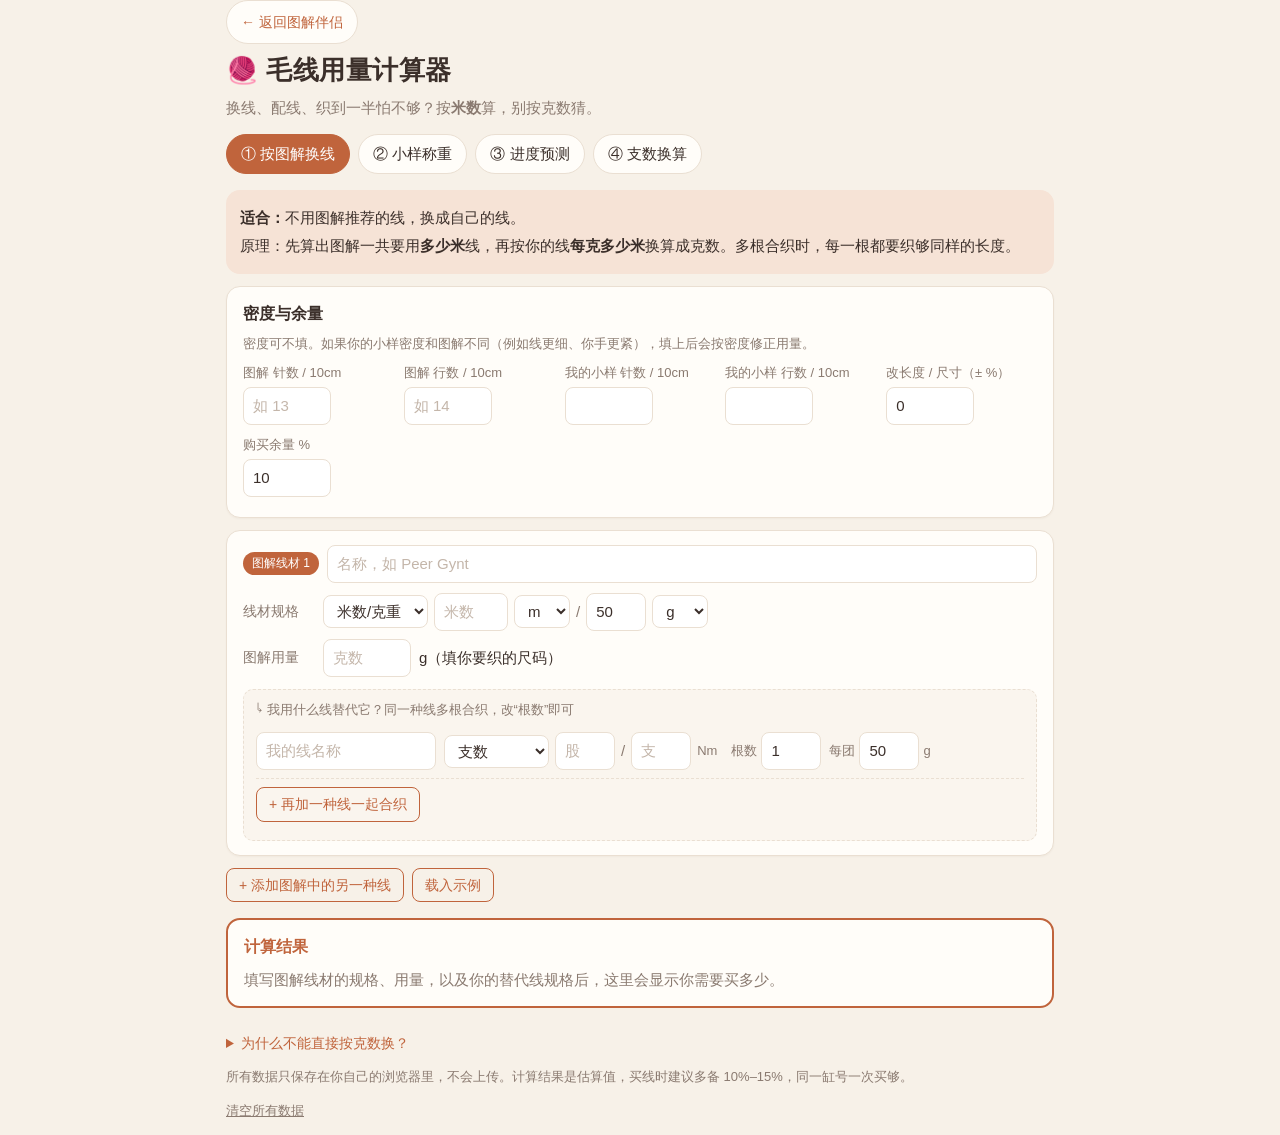
<file: calc/index.html>
<!doctype html>
<html lang="zh-CN">
<head>
  <meta charset="utf-8" />
  <meta name="viewport" content="width=device-width, initial-scale=1, viewport-fit=cover" />
  <title>毛线用量计算器 · 换线 / 小样 / 进度预测</title>
  <meta name="description" content="帮织友精准测算毛线用量：按图解换线（支数、米数换算）、小样称重估算、编织进度预测剩余线够不够。" />
  <meta name="theme-color" content="#f7f1e8" />
  <link rel="icon" href="data:image/svg+xml,<svg xmlns='http://www.w3.org/2000/svg' viewBox='0 0 100 100'><text y='.9em' font-size='90'>🧶</text></svg>" />
  <link rel="stylesheet" href="style.css" />
</head>
<body>
  <header class="wrap">
    <a class="back" href="../">← 返回图解伴侣</a>
    <h1>🧶 毛线用量计算器</h1>
    <p class="sub">换线、配线、织到一半怕不够？按<b>米数</b>算，别按克数猜。</p>
  </header>

  <nav class="tabs wrap" role="tablist">
    <button class="tab" data-tab="pattern" role="tab">① 按图解换线</button>
    <button class="tab" data-tab="swatch" role="tab">② 小样称重</button>
    <button class="tab" data-tab="progress" role="tab">③ 进度预测</button>
    <button class="tab" data-tab="convert" role="tab">④ 支数换算</button>
  </nav>

  <main class="wrap">
    <section class="panel" id="panel-pattern"></section>
    <section class="panel" id="panel-swatch"></section>
    <section class="panel" id="panel-progress"></section>
    <section class="panel" id="panel-convert"></section>
  </main>

  <footer class="wrap">
    <p>所有数据只保存在你自己的浏览器里，不会上传。计算结果是估算值，买线时建议多备 10%–15%，同一缸号一次买够。</p>
    <p><button class="link" data-action="reset">清空所有数据</button></p>
  </footer>

  <script src="calc.js"></script>
  <script src="app.js"></script>
</body>
</html>
</file>
<file: calc/style.css>
:root {
  --bg: #f7f1e8;
  --card: #fffdf9;
  --ink: #3b2f2a;
  --muted: #8a7a70;
  --accent: #c0643c;
  --accent-soft: #f6e3d6;
  --focus: #e9b77a;
  --line: #eadfd2;
  --ok: #3f7d4e;
  --ok-soft: #e3f1e6;
  --bad: #b8433a;
  --bad-soft: #f9e1de;
  --radius: 14px;
}

* { box-sizing: border-box; }

html { -webkit-text-size-adjust: 100%; }

body {
  margin: 0;
  font-family: -apple-system, BlinkMacSystemFont, "PingFang SC", "Hiragino Sans GB",
    "Microsoft YaHei", "Noto Sans CJK SC", sans-serif;
  background: var(--bg);
  color: var(--ink);
  line-height: 1.6;
  font-size: 15px;
}

.wrap { max-width: 860px; margin: 0 auto; padding: 0 16px; }

header { padding-top: 28px; }
.back {
  display: inline-flex; align-items: center; min-height: 44px;
  padding: 0 14px; margin-bottom: 6px;
  color: var(--accent); text-decoration: none; font-size: 14px;
  background: var(--card); border: 1px solid var(--line); border-radius: 999px;
}
.back:hover { background: var(--accent-soft); }
h1 { margin: 0; font-size: 26px; letter-spacing: .5px; }
.sub { margin: 4px 0 0; color: var(--muted); }
h3 { margin: 0 0 8px; font-size: 16px; }

.tabs {
  display: flex; gap: 8px; overflow-x: auto;
  position: sticky; top: 0; z-index: 10;
  background: var(--bg); padding-top: 14px; padding-bottom: 10px;
  scrollbar-width: none;
}
.tabs::-webkit-scrollbar { display: none; }
.tab {
  flex: none; font: inherit; cursor: pointer;
  border: 1px solid var(--line); background: var(--card); color: var(--ink);
  padding: 7px 14px; border-radius: 999px; white-space: nowrap;
}
.tab.active { background: var(--accent); border-color: var(--accent); color: #fff; }

.panel { display: none; }
.panel.active { display: block; }

.intro {
  background: var(--accent-soft); border-radius: var(--radius);
  padding: 12px 14px; margin: 6px 0 12px;
}
.intro p { margin: 4px 0; }

.card {
  background: var(--card); border: 1px solid var(--line); border-radius: var(--radius);
  padding: 14px 16px; margin: 12px 0;
  box-shadow: 0 1px 2px rgba(80, 50, 30, .04);
}
.card-head { display: flex; align-items: center; gap: 8px; margin-bottom: 10px; }
.card-head input[type=text] { flex: 1; }

.badge {
  flex: none; font-size: 12px; background: var(--accent); color: #fff;
  border-radius: 999px; padding: 2px 9px;
}
.badge.alt { background: #8b6b55; }

.hint { color: var(--muted); font-size: 13px; margin: 2px 0 8px; }

.row { display: flex; flex-wrap: wrap; align-items: center; gap: 6px 8px; margin: 8px 0; }
.row > .lbl { min-width: 72px; color: var(--muted); font-size: 14px; }

.grid {
  display: grid; gap: 10px;
  grid-template-columns: repeat(auto-fill, minmax(150px, 1fr));
}
.field { display: flex; flex-direction: column; gap: 3px; font-size: 13px; color: var(--muted); }
.field input, .field select { width: 100%; }

input, select {
  font: inherit; font-size: 15px; color: var(--ink);
  padding: 6px 9px; border: 1px solid var(--line); border-radius: 8px; background: #fff;
  min-width: 0;
}
input:focus, select:focus { outline: 2px solid var(--focus); outline-offset: 0; border-color: var(--accent); }
input[type=number] { width: 88px; }
input[type=text] { width: 180px; }
input.xs { width: 60px; }
input.sm { width: 74px; }
input::placeholder { color: #c4b6aa; }

.spec { display: inline-flex; flex-wrap: wrap; align-items: center; gap: 6px; }
.spec .slash { color: var(--muted); }
.spec .unit { color: var(--muted); font-size: 13px; }
.spec[data-mode="nm"] .spec-len { display: none; }
.spec[data-mode="len"] .spec-nm { display: none; }
.spec-nm, .spec-len { display: inline-flex; align-items: center; gap: 6px; }
.out { color: var(--accent); font-size: 13px; }

.sub-block {
  margin-top: 12px; padding: 10px 12px; border-radius: 10px;
  background: #faf5ee; border: 1px dashed var(--line);
}
.sub-title { font-size: 13px; color: var(--muted); margin-bottom: 4px; }
.item {
  display: flex; flex-wrap: wrap; align-items: center; gap: 6px 8px;
  padding: 8px 0; border-bottom: 1px dashed var(--line);
}
.item:last-of-type { border-bottom: 0; }
.item label { font-size: 13px; color: var(--muted); display: inline-flex; align-items: center; gap: 4px; }

button { font: inherit; cursor: pointer; }
.btn {
  border: 1px solid var(--accent); color: var(--accent); background: transparent;
  padding: 5px 12px; border-radius: 8px; font-size: 14px;
}
.btn:hover { background: var(--accent-soft); }
.btn.solid { background: var(--accent); color: #fff; }
.btn-row { display: flex; flex-wrap: wrap; gap: 8px; margin: 8px 0; }
.del {
  border: 0; background: transparent; color: #b9a596; font-size: 20px; line-height: 1;
  padding: 2px 6px; margin-left: auto; border-radius: 6px;
}
.del:hover { color: var(--bad); background: var(--bad-soft); }
.link { border: 0; background: none; color: var(--muted); text-decoration: underline; padding: 0; }

.result {
  background: var(--card); border: 2px solid var(--accent); border-radius: var(--radius);
  padding: 14px 16px; margin: 16px 0 24px;
}
.result h3 { color: var(--accent); }
.result .empty { color: var(--muted); margin: 0; }

table { width: 100%; border-collapse: collapse; font-size: 14px; }
th, td { text-align: left; padding: 7px 6px; border-bottom: 1px solid var(--line); vertical-align: top; }
th { color: var(--muted); font-weight: 500; font-size: 13px; }
td.num, th.num { text-align: right; white-space: nowrap; }
.big { font-size: 18px; font-weight: 600; color: var(--accent); }
.table-wrap { overflow-x: auto; }

.note { font-size: 13px; padding: 8px 10px; border-radius: 8px; margin: 8px 0; }
.note.warn { background: #fff4dc; color: #7a5a12; }
.note.ok { background: var(--ok-soft); color: var(--ok); }
.note.bad { background: var(--bad-soft); color: var(--bad); }
.note.info { background: #f1ebe3; color: #5e4d42; }

.verdict { font-size: 20px; font-weight: 700; margin: 4px 0 8px; }
.verdict.ok { color: var(--ok); }
.verdict.bad { color: var(--bad); }

details { margin: 8px 0; }
summary { cursor: pointer; color: var(--accent); font-size: 14px; }
details p, details li { font-size: 14px; color: #5e4d42; }

footer { color: var(--muted); font-size: 13px; padding-bottom: 40px; }

@media (max-width: 520px) {
  h1 { font-size: 22px; }
  input[type=text] { width: 100%; }
  .card-head input[type=text] { width: auto; }
  .row > .lbl { min-width: 100%; }
}
</file>
